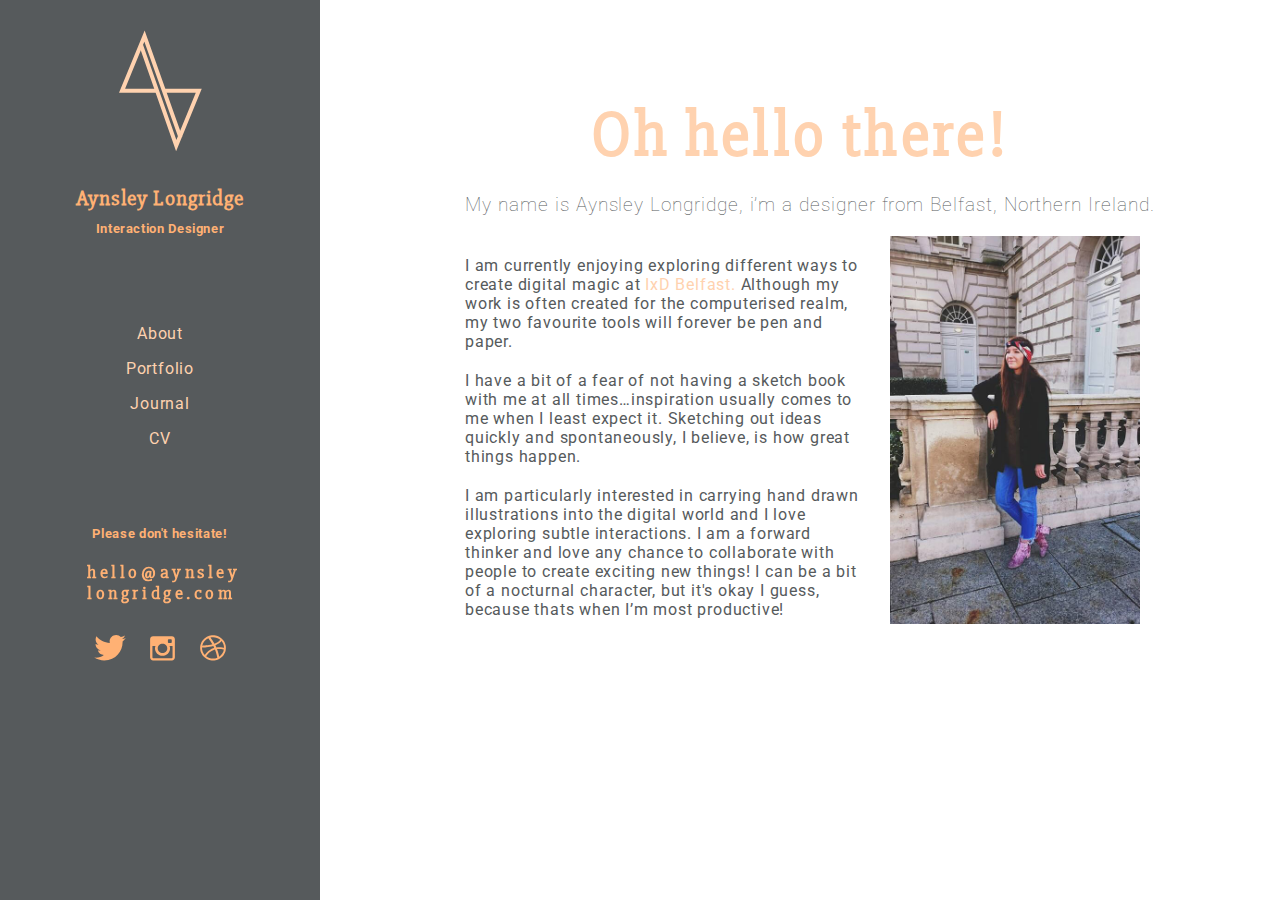
<file: index.html>
<!DOCTYPE html>
<html>
<head>
<title>Aynsley Longridge</title>
<meta http-equiv="content-type" content="text/html; charset=utf-8" />
    <link rel="stylesheet" href="css/index.css"> 
    <meta charset="utf-8">
    <meta name="viewport" content="width=device-width, initial-scale=1.0">
    <link rel="stylesheet" href="animate.css">
    <link href="https://fonts.googleapis.com/css?family=Roboto|Slabo+27px" rel="stylesheet">
 
    </head>
<body>
    
    <div id="layout" class="pure-g">
    <div class="sidebar ">
        <center><img src="pictures/marque.svg" class="marque">
            <h1 class="brand-title animated fadeInDown">Aynsley Longridge</h1>
        <h4 class="animated fadeInDown">Interaction Designer</h4></center>
            

            
      <nav class="animated fadeInLeft"><center><div class="Navigation">
        
              
              <ul>
        <li><a href="index.html">About</a></li>
        <li><a href="portfolio.html">Portfolio</a></li>
        <li><a href="journal.html">Journal</a></li>
        <li><a href="cv.html">CV</a></li>
          </ul>
          </div>
          </center>
          </nav>
        
        <div class="contact animated fadeInUp">
            <center><h4>Please don't hesitate!</h4>
                <div class="line">
                <h5>hello@aynsley
                    <br>longridge.com</h5></div></center></div>
         <center> <div class="social animated fadeInUp">
		
<a href="https://twitter.com/aynsley25"><img src="pictures/Twitter.svg" alt="Follow me on Twitter" class="twitter" /></a>
<a href="https://www.instagram.com/ayns_123/"><img src="pictures/Instagram.svg" alt="Follow me on Instagram" class="instagram" /></a>
            <a href=""><img src="pictures/Dribbble.svg" alt="Follow me on Dribbble" class="dribble"/></a> 
       
        </center>
        </center></div>
    </div>
    
    
     <div class="container2">
         <div class="content pure-u-1 pure-u-md-3-4">
       <br>
    <br>
      <center><h2>Oh hello there!</h2></center>
    
             <center><h3>My name is Aynsley Longridge, i’m a designer from Belfast, Northern Ireland. </h3></center>
        
             <img class="me" src="pictures/mee2.jpg">
        <br>
        <br>
        <div class="introme">
        <p>I am currently enjoying exploring different ways to create digital magic at <a href="http://ixdbelfast.org/" target="_blank">IxD Belfast.</a>  Although my work is often created for the computerised realm, my two favourite tools will forever be pen and paper.

            <p>I have a bit of a fear of not having a sketch book with me at all times…inspiration usually comes to me when I least expect it. Sketching out ideas quickly and spontaneously, I believe, is how great things happen. </p>

    <p>I am particularly interested in carrying hand drawn illustrations into the digital world and I love exploring subtle interactions. I am a forward thinker and love any chance to collaborate with people to create exciting new things!
I can be a bit of a nocturnal character, but it's okay I guess, because thats when I’m most productive! </p>
             </div>
         </div></div>      

           

    </body>
</html>
</file>
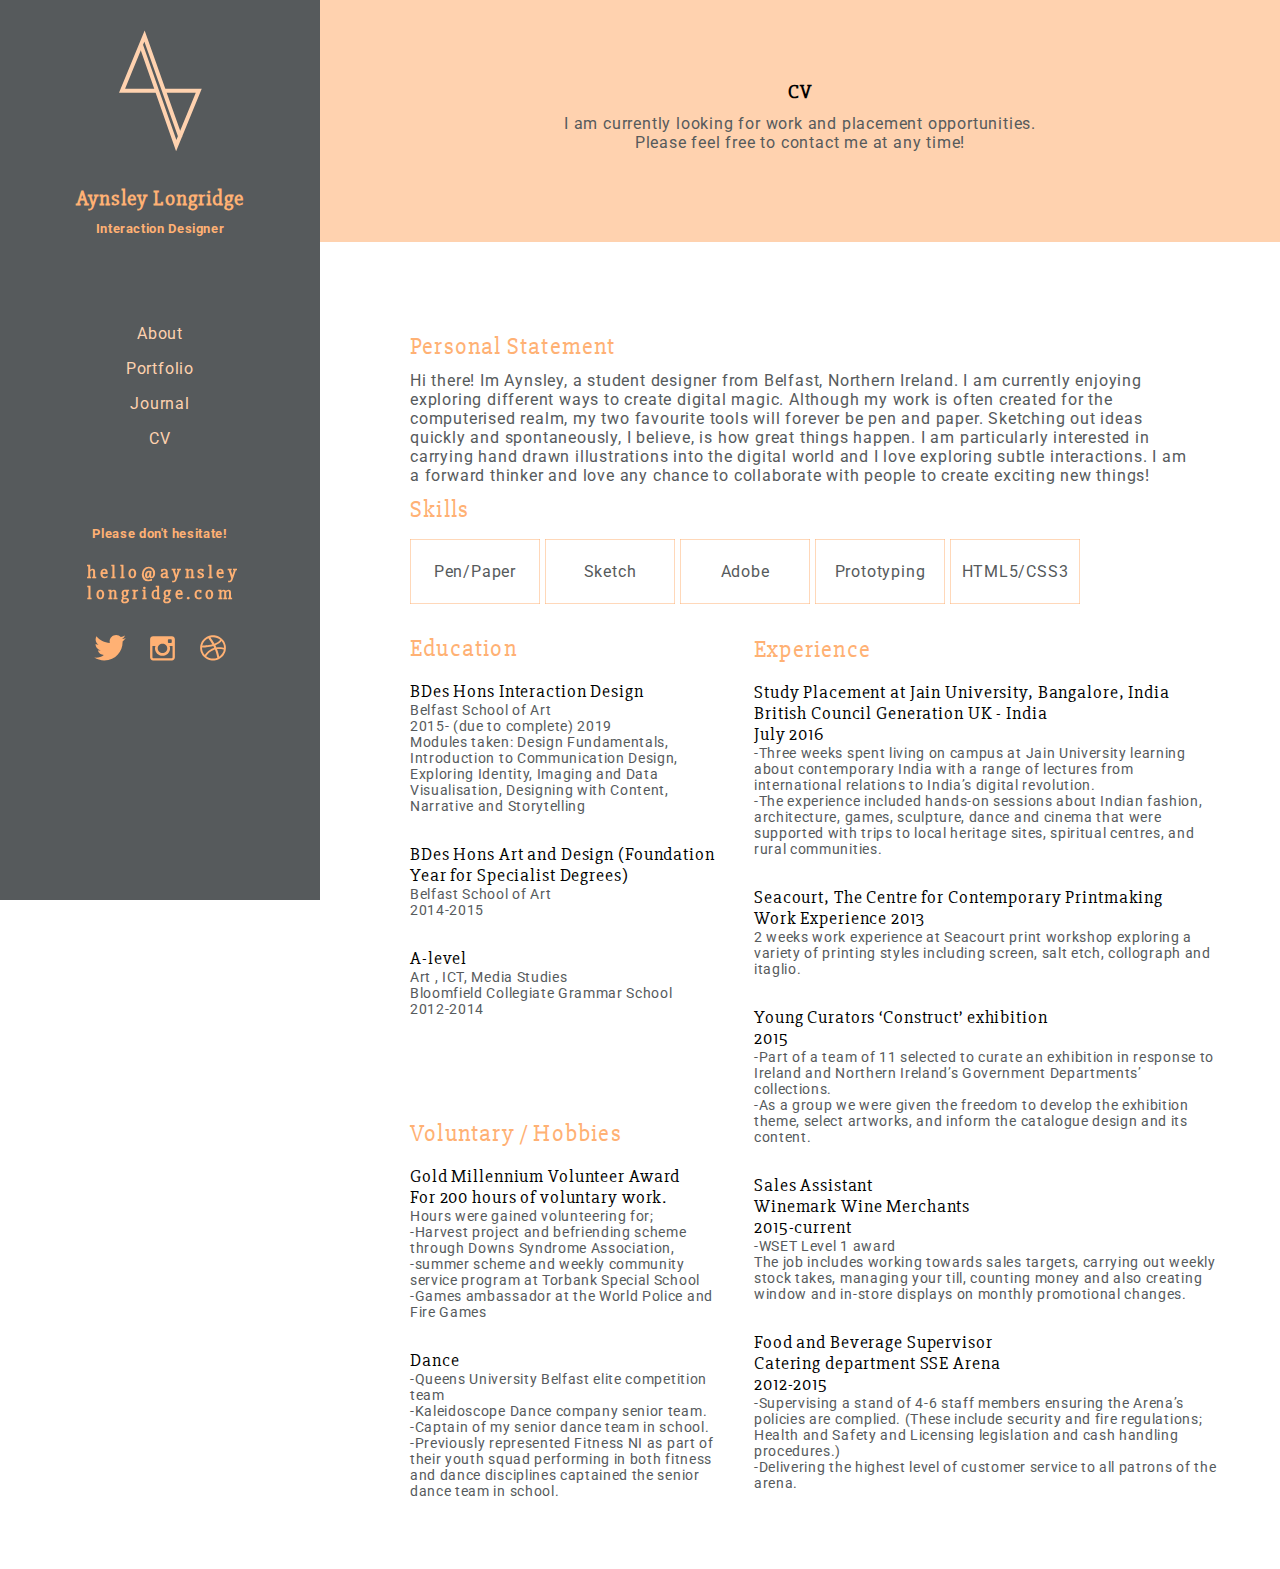
<file: cv.html>
<!DOCTYPE html>
<html>
<head>
<title>Aynsley Longridge</title>
<meta http-equiv="content-type" content="text/html; charset=utf-8" />
    <link rel="stylesheet" href="css/index.css"> 
    <meta charset="utf-8">
    <meta name="viewport" content="width=device-width, initial-scale=1.0">
    <link rel="stylesheet" href="animate.css">
    <link href="https://fonts.googleapis.com/css?family=Roboto|Slabo+27px" rel="stylesheet">
    <link rel="stylesheet" 
    </head>
    </head>
<body>
    
    <div id="layout" class="pure-g">
    <div class="sidebar ">
        <center><img src="pictures/marque.svg" class="marque">
            <h1 class="brand-title animated fadeInDown">Aynsley Longridge</h1>
        <h4 class="animated fadeInDown">Interaction Designer</h4></center>
            

            
      <nav class="animated fadeIn"><center><div class="Navigation">
        
              
              <ul>
        <li><a href="index.html">About</a></li>
        <li><a href="portfolio.html">Portfolio</a></li>
        <li><a href="journal.html">Journal</a></li>
        <li><a href="cv.html">CV</a></li>
          </ul>
          </div>
          </center>
          </nav>
        
        <div class="contact animated fadeInUp">
            <center><h4>Please don't hesitate!</h4>
                <div class="line">
                <h5>hello@aynsley
                    <br>longridge.com</h5></div></center></div>
         <center> <div class="social animated fadeInUp">
		
<a href="https://twitter.com/aynsley25"><img src="pictures/Twitter.svg" alt="Follow me on Twitter" class="twitter" /></a>
<a href="https://www.instagram.com/ayns_123/"><img src="pictures/Instagram.svg" alt="Follow me on Instagram" class="instagram" /></a>
            <a href=""><img src="pictures/Dribbble.svg" alt="Follow me on Dribbble" class="dribble"/></a> 
       
        </center>
        </center></div>
    </div>
    
    <div class="content pure-u-1 pure-u-md-3-4">
        
          <div class="container"><center><h1>CV</h1>
              <p>I am currently looking for work and placement opportunities.
                  <br>
              Please feel free to contact me at any time!</p></center>  </div>
        
        <h7 class="PS">Personal Statement</h7>
    <hr>
        <p>Hi there! Im Aynsley, a student designer from Belfast, Northern Ireland. I am currently enjoying exploring different ways to create digital magic. Although my work is often created for the computerised realm, my two favourite tools will forever be pen and paper. Sketching out ideas quickly and spontaneously, I believe, is how great things happen. I am particularly interested in carrying hand drawn illustrations into the digital world and I love exploring subtle interactions. I am a forward thinker and love any chance to collaborate with people to create exciting new things!
</p>
        <h7 class="PS">Skills</h7>
        <br>
        
      <div class="basicBox s0">
  Pen/Paper
  <svg width="130" height="65" viewBox="0 0 130 65" xmlns="http://www.w3.org/2000/svg">
    <rect x='0' y='0' fill='none' width='130' height='65'/>
  </svg>
</div>
        <div class="basicBox s1">
  Sketch
  <svg width="130" height="65" viewBox="0 0 130 65" xmlns="http://www.w3.org/2000/svg">
    <rect x='0' y='0' fill='none' width='130' height='65'/>
  </svg>
</div>
        <div class="basicBox s2">
  Adobe
  <svg width="130" height="65" viewBox="0 0 130 65" xmlns="http://www.w3.org/2000/svg">
    <rect x='0' y='0' fill='none' width='130' height='65'/>
  </svg>
</div>
          <div class="basicBox s4">
  Prototyping
  <svg width="130" height="65" viewBox="0 0 130 65" xmlns="http://www.w3.org/2000/svg">
    <rect x='0' y='0' fill='none' width='130' height='65'/>
  </svg>
</div>
<div class="basicBox s5">
  HTML5/CSS3
  <svg width="130" height="65" viewBox="0 0 130 65" xmlns="http://www.w3.org/2000/svg">
    <rect x='0' y='0' fill='none' width='130' height='65'/>
  </svg>
</div>
     
        
<div class="cv1">
<h7>Education</h7>
<br>
<br>
<h8>BDes Hons Interaction Design
</h8>
<p class="pcv">Belfast School of Art
<br>2015- (due to complete) 2019
<br>Modules taken: Design Fundamentals, Introduction to Communication Design, Exploring Identity, Imaging and Data Visualisation, Designing with Content, Narrative and Storytelling
</p>
        
<h8>BDes Hons Art and Design (Foundation Year for Specialist Degrees)
</h8>
<p class="pcv">Belfast School of Art
   <br> 2014-2015</p>
        
<h8>A-level</h8>
<p class="pcv">Art , ICT,  Media Studies
<br>Bloomfield Collegiate Grammar School
<br>2012-2014
</p>
    
<br>
<br>
<br>
<br>
    
<h7>Voluntary / Hobbies</h7>
<br>
    <br>
<h8>Gold Millennium Volunteer Award</h8>
<br><h8>For 200 hours of voluntary work.
</h8>
<p class="pcv">Hours were gained volunteering for; 
<br>-Harvest project and befriending scheme through Downs Syndrome Association, 
<br>-summer scheme and weekly community service program at Torbank Special School
<br>-Games ambassador at the World Police and Fire Games
</p>    

<h8>Dance</h8>
<p class="pcv">-Queens University Belfast elite competition team
<br>-Kaleidoscope Dance company senior team. 
<br>-Captain of my senior dance team in school.
<br>-Previously represented Fitness NI as part of their youth squad performing in both fitness and dance disciplines captained the senior dance team in school.
</p>
    
    
        </div>
        
<div class="cv2">

<h7>Experience</h7>
<br>
<br>
    
    <h8>Study Placement at Jain University, Bangalore, India</h8>
    <br><h8>British Council Generation UK - India </h8>
<br><h8>July 2016</h8>
<p class="pcv">-Three weeks spent living on campus at Jain University learning about contemporary India with a range of lectures from international relations to India’s digital revolution. 
<br>-The experience included hands-on sessions about Indian fashion, architecture, games, sculpture, dance and cinema that were supported with trips to local heritage sites, spiritual centres, and rural communities.
</p>
        
<h8>Seacourt, The Centre for Contemporary Printmaking</h8>
<br><h8>Work Experience 2013</h8>
<p class="pcv">2 weeks work experience at Seacourt print workshop exploring a variety of printing styles including screen, salt etch, collograph and itaglio.
</p>
        
<h8>Young Curators ‘Construct’ exhibition </h8>
<br><h8>2015
</h8>
<p class="pcv">-Part of a team of 11 selected to curate an exhibition in response to Ireland and Northern Ireland’s Government Departments’ collections. 
<br>-As a group we were given the freedom to develop the exhibition theme, select artworks, and inform the catalogue design and its content.
</p>
        
        <h8>Sales Assistant </h8>
    <br><h8>Winemark Wine Merchants</h8> 
<br><h8>2015-current</h8>
<p class="pcv">-WSET Level 1 award 
<br>The job includes working towards sales targets, carrying out weekly stock takes, managing your till, counting money and also creating window and in-store displays on monthly promotional changes.
</p>
        
<h8>Food and Beverage Supervisor </h8>
<br><h8>Catering department SSE Arena </h8>
<br><h8>2012-2015 
</h8>
    <p class="pcv">-Supervising a stand of 4-6 staff members ensuring the Arena’s policies are complied. (These include security and fire regulations; Health and Safety and Licensing legislation and cash handling procedures.)
    <br>-Delivering the highest level of customer service to all patrons of the arena.
</p>
        
        </div>
        
        

            </div>
        
        
        
        
        
        
        
        
        
        
        
    </body>
   </html>
</file>
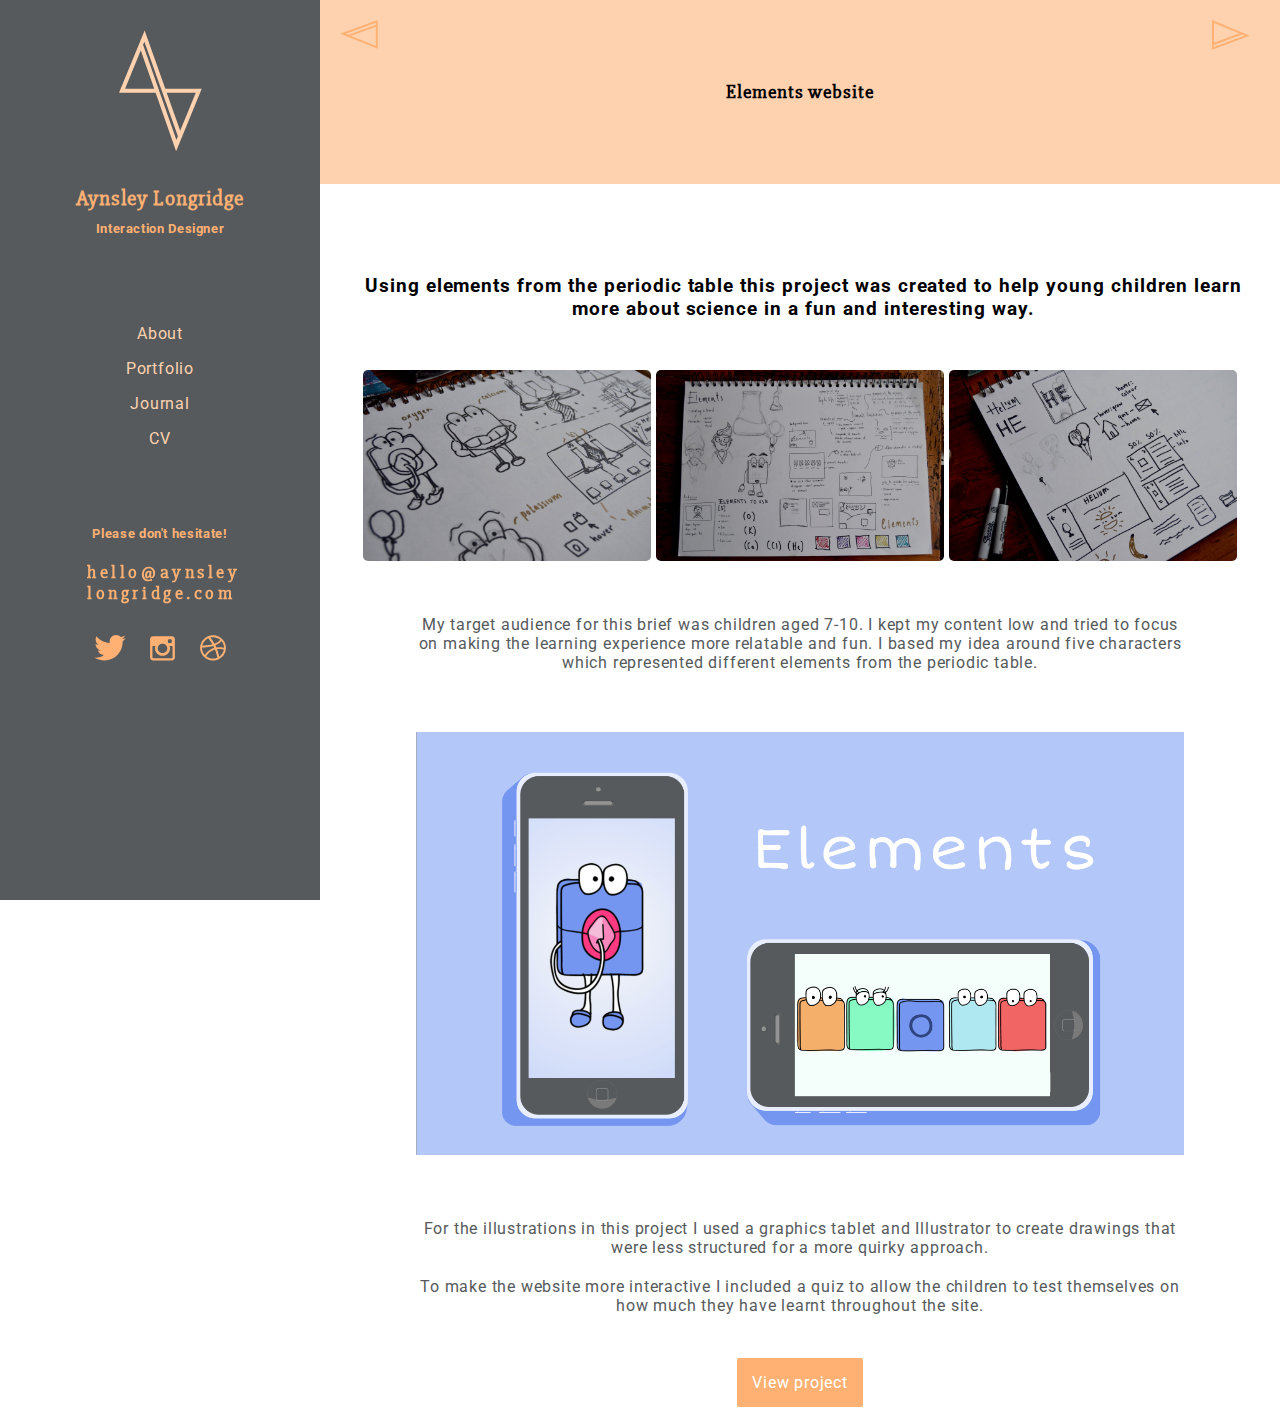
<file: elements.html>
<!DOCTYPE html>
<html>
<head>
<title>Aynsley Longridge</title>
<meta http-equiv="content-type" content="text/html; charset=utf-8" />
    <link rel="stylesheet" href="css/index.css"> 
    <meta charset="utf-8">
    <link rel="stylesheet" href="animate.css">
    <meta name="viewport" content="width=device-width, initial-scale=1.0">
    <link href="https://fonts.googleapis.com/css?family=Roboto|Slabo+27px" rel="stylesheet">

    
    </head>
    
<body>
    
   <div id="layout" class="pure-g">
    <div class="sidebar ">
        <center><img src="pictures/marque.svg" class="marque">
            <h1 class="brand-title animated fadeInDown">Aynsley Longridge</h1>
        <h4 class="animated fadeInDown">Interaction Designer</h4></center>
            

            
      <nav class="animated fadeIn"><center><div class="Navigation">
        
              
              <ul>
        <li><a href="index.html">About</a></li>
        <li><a href="portfolio.html">Portfolio</a></li>
        <li><a href="journal.html">Journal</a></li>
        <li><a href="cv.html">CV</a></li>
          </ul>
          </div>
          </center>
          </nav>
        
        <div class="contact animated fadeInUp">
            <center><h4>Please don't hesitate!</h4>
                <div class="line">
                <h5>hello@aynsley
                    <br>longridge.com</h5></div></center></div>
         <center> <div class="social animated fadeInUp">
		
<a href="https://twitter.com/aynsley25"><img src="pictures/Twitter.svg" alt="Follow me on Twitter" class="twitter" /></a>
<a href="https://www.instagram.com/ayns_123/"><img src="pictures/Instagram.svg" alt="Follow me on Instagram" class="instagram" /></a>
            <a href=""><img src="pictures/Dribbble.svg" alt="Follow me on Dribbble" class="dribble"/></a> 
       
        </center>
        </center></div>
    </div>
    
   

    <div class="content pure-u-1 pure-u-md-3-4">
    
      <div class="container">
        <a href="ishared.html"><img class="BACK" src="pictures/BACK.svg" width="3%"></a>
        <a href="takahe.html"> <img class="FORWARD" src="pictures/FORWARD.svg" width="3%"></a>
        
        <center><h1>Elements website</h1></center>  </div>
        
        <center><h6>Using elements from the periodic table this project was created to help young children learn more about science in a fun and interesting way.</h6></center>
        
           <!-------------SKETCHES ------------------>
       
   <center> <img id="myImg" src="pictures/elements/elements2.jpg" height="30%" width="30%"> 
       

<!-- The Modal -->
<div id="myModal" class="modal">

  <!-- The Close Button -->
  <span class="close" onclick="document.getElementById('myModal').style.display='none'">&times;</span>

  <!-- Modal Content (The Image) -->
  <img class="modal-content" id="img01">

  <!-- Modal Caption (Image Text) -->
  <div id="Initial Sketches"></div>
</div>
        
    <script>
        // Get the modal
var modal = document.getElementById('myModal');

// Get the image and insert it inside the modal - use its "alt" text as a caption
var img = document.getElementById('myImg');
var modalImg = document.getElementById("img01");
var captionText = document.getElementById("caption");
img.onclick = function(){
    modal.style.display = "block";
    modalImg.src = this.src;
    captionText.innerHTML = this.alt;
}

// Get the <span> element that closes the modal
var span = document.getElementsByClassName("close")[0];

// When the user clicks on <span> (x), close the modal
span.onclick = function() { 
  modal.style.display = "none";
}
      
        </script>
       
<img id="myImg" src="pictures/elements/elements1.jpg" height="30%" width="30%">
       
       <!-- The Modal -->
<div id="myModal" class="modal">

  <!-- The Close Button -->
  <span class="close" onclick="document.getElementById('myModal').style.display='none'">&times;</span>

  <!-- Modal Content (The Image) -->
  <img class="modal-content" id="img02">

  <!-- Modal Caption (Image Text) -->
  <div id="Initial Sketches"></div>
</div>
       
          <script>
        // Get the modal
var modal = document.getElementById('myModal');

// Get the image and insert it inside the modal - use its "alt" text as a caption
var img = document.getElementById('myImg');
var modalImg = document.getElementById("img01");
var captionText = document.getElementById("caption");
img.onclick = function(){
    modal.style.display = "block";
    modalImg.src = this.src;
    captionText.innerHTML = this.alt;
}

// Get the <span> element that closes the modal
var span = document.getElementsByClassName("close")[0];

// When the user clicks on <span> (x), close the modal
span.onclick = function() { 
  modal.style.display = "none";
}
      
        </script>
       
     <img id="myImg" src="pictures/elements/elements3.jpg" height="30%" width="30%">    
       
       <!-- The Modal -->
<div id="myModal" class="modal">

  <!-- The Close Button -->
  <span class="close" onclick="document.getElementById('myModal').style.display='none'">&times;</span>

  <!-- Modal Content (The Image) -->
  <img class="modal-content" id="img03">

  <!-- Modal Caption (Image Text) -->
  <div id="Initial Sketches"></div>
</div>
       
          <script>
        // Get the modal
var modal = document.getElementById('myModal');

// Get the image and insert it inside the modal - use its "alt" text as a caption
var img = document.getElementById('myImg');
var modalImg = document.getElementById("img01");
var captionText = document.getElementById("caption");
img.onclick = function(){
    modal.style.display = "block";
    modalImg.src = this.src;
    captionText.innerHTML = this.alt;
}

// Get the <span> element that closes the modal
var span = document.getElementsByClassName("close")[0];

// When the user clicks on <span> (x), close the modal
span.onclick = function() { 
  modal.style.display = "none";
}
      
        </script>
  
    
    
    <p>My target audience for this brief was children aged 7-10. I kept my content low and tried to focus on making the learning experience more relatable and fun. I based my idea around five characters which represented different elements from the periodic table.</p>
        
            

        <center><img class="mockupred" src="pictures/elements/concept.png" width="80%" height="100%"></center>
        
       <p>For the illustrations in this project I used a graphics tablet and Illustrator to create drawings that were less structured for a more quirky approach. </p>
        
        <p class="ponce">To make the website more interactive I included a quiz to allow the children to test themselves on how much they have learnt throughout the site.</p>
    <br>
      <center><a class="button2" href="https://aynsleylongridge.github.io/elements/home.html" target="_blank">View project</a></center>
    
    
    
    <br>
        <br>
    
     </div>
            </div>
      
</body>
   </html>
</file>
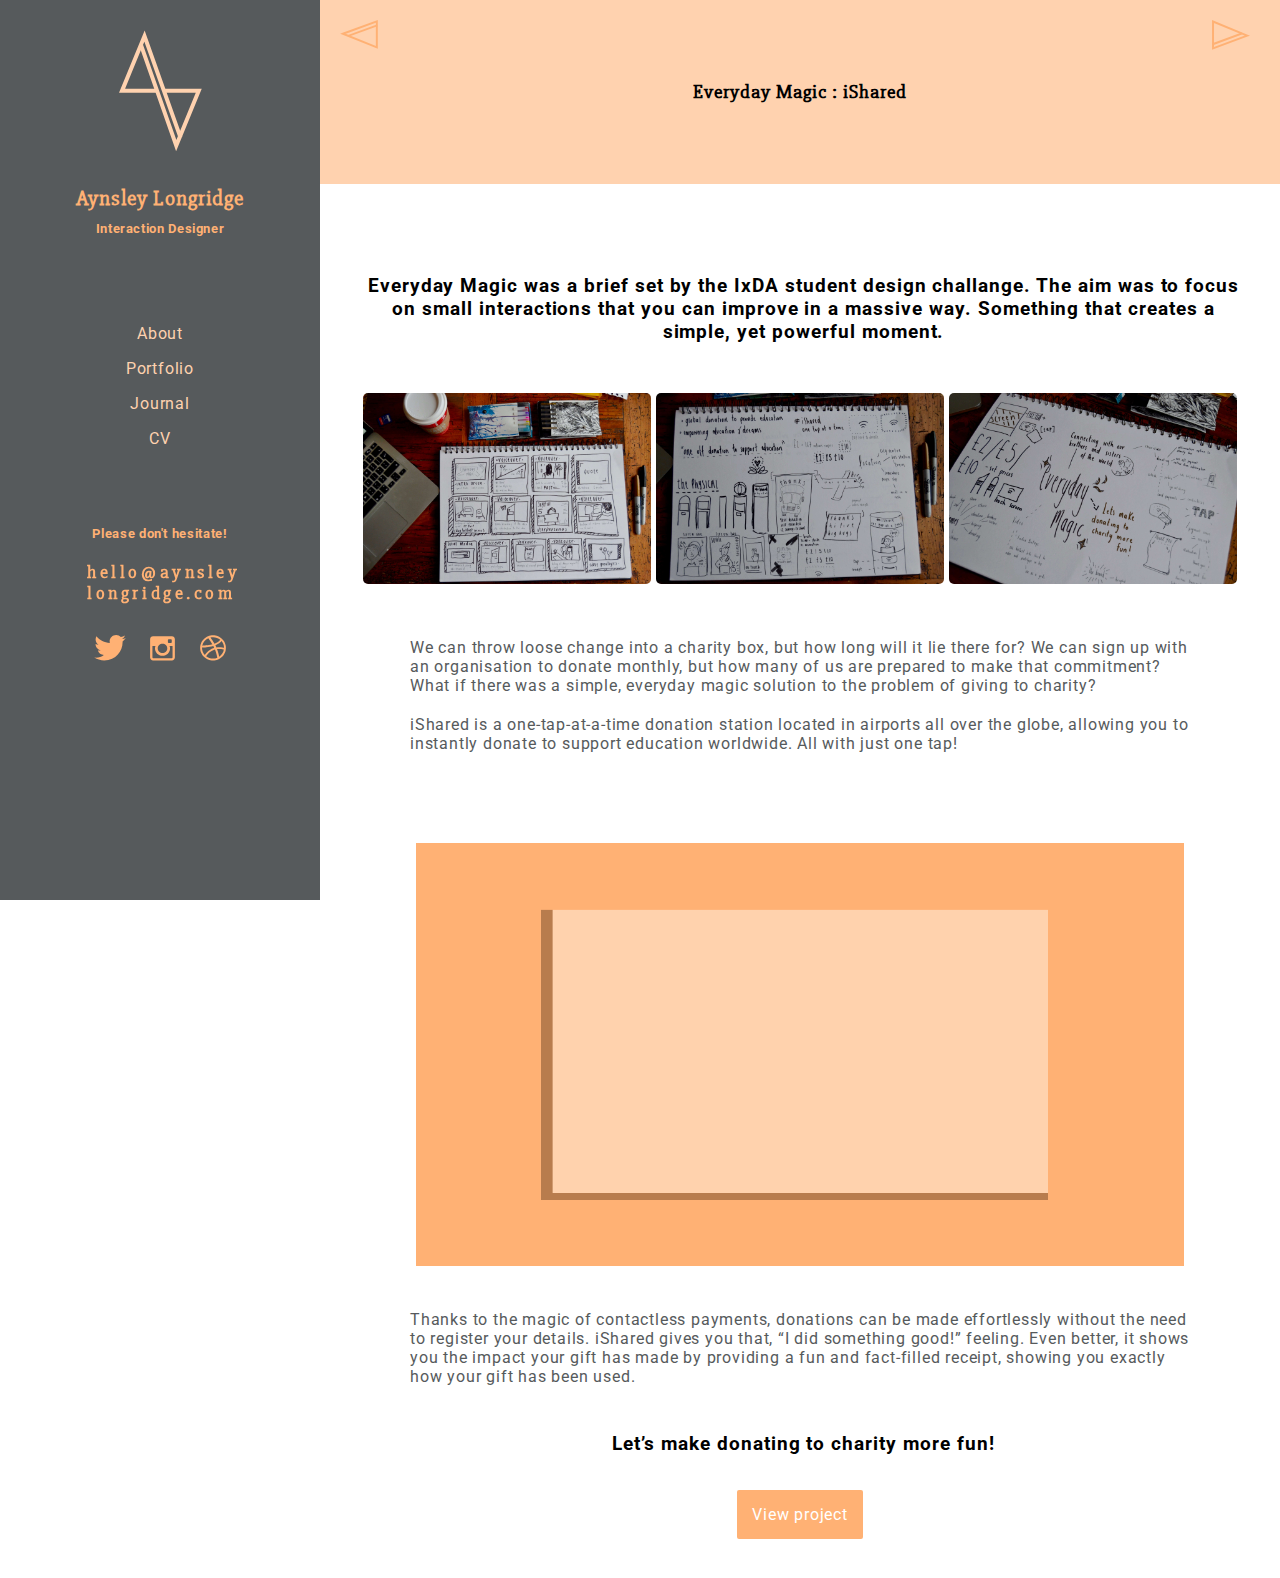
<file: ishared.html>
<!DOCTYPE html>
<html>
<head>
<title>Aynsley Longridge</title>
<meta http-equiv="content-type" content="text/html; charset=utf-8" />
    <link rel="stylesheet" href="css/index.css"> 
    <meta charset="utf-8">
    <link rel="stylesheet" href="animate.css">
    <meta name="viewport" content="width=device-width, initial-scale=1.0">
    <link href="https://fonts.googleapis.com/css?family=Roboto|Slabo+27px" rel="stylesheet">

    
    </head>
    
<body>
    
    <div id="layout" class="pure-g">
    <div class="sidebar ">
        <center><img src="pictures/marque.svg" class="marque">
            <h1 class="brand-title animated fadeInDown">Aynsley Longridge</h1>
        <h4 class="animated fadeInDown">Interaction Designer</h4></center>
            

            
      <nav class="animated fadeIn"><center><div class="Navigation">
        
              
              <ul>
        <li><a href="index.html">About</a></li>
        <li><a href="portfolio.html">Portfolio</a></li>
        <li><a href="journal.html">Journal</a></li>
        <li><a href="cv.html">CV</a></li>
          </ul>
          </div>
          </center>
          </nav>
        
        <div class="contact animated fadeInUp">
            <center><h4>Please don't hesitate!</h4>
                <div class="line">
                <h5>hello@aynsley
                    <br>longridge.com</h5></div></center></div>
         <center> <div class="social animated fadeInUp">
		
<a href="https://twitter.com/aynsley25"><img src="pictures/Twitter.svg" alt="Follow me on Twitter" class="twitter" /></a>
<a href="https://www.instagram.com/ayns_123/"><img src="pictures/Instagram.svg" alt="Follow me on Instagram" class="instagram" /></a>
            <a href=""><img src="pictures/Dribbble.svg" alt="Follow me on Dribbble" class="dribble"/></a> 
       
        </center>
        </center></div>
    </div>
    

    <div class="content pure-u-1 pure-u-md-3-4">
        
        
        <div class="container">
            
            <a href="streetform.html"><img class="BACK" src="pictures/BACK.svg" width="3%"></a>
            <a href="elements.html"><img class="FORWARD" src="pictures/FORWARD.svg" width="3%"></a>
            
            <center><h1>Everyday Magic : iShared</h1></center>  </div>
        
        <center><h6>Everyday Magic was a brief set by the IxDA student design challange. The aim was to focus on small interactions that you can improve in a massive way. Something that creates a simple, yet powerful moment.</h6></center>
        
        
        
        <!-------------SKETCHES ------------------>
       
   <center> <img id="myImg" src="pictures/ishare/ishared1.jpg" height="30%" width="30%"> 
       

<!-- The Modal -->
<div id="myModal" class="modal">

  <!-- The Close Button -->
  <span class="close" onclick="document.getElementById('myModal').style.display='none'">&times;</span>

  <!-- Modal Content (The Image) -->
  <img class="modal-content" id="img01">

  <!-- Modal Caption (Image Text) -->
  <div id="Initial Sketches"></div>
</div>
        
    <script>
        // Get the modal
var modal = document.getElementById('myModal');

// Get the image and insert it inside the modal - use its "alt" text as a caption
var img = document.getElementById('myImg');
var modalImg = document.getElementById("img01");
var captionText = document.getElementById("caption");
img.onclick = function(){
    modal.style.display = "block";
    modalImg.src = this.src;
    captionText.innerHTML = this.alt;
}

// Get the <span> element that closes the modal
var span = document.getElementsByClassName("close")[0];

// When the user clicks on <span> (x), close the modal
span.onclick = function() { 
  modal.style.display = "none";
}
      
        </script>
       
<img id="myImg" src="pictures/ishare/ishared2.jpg" height="30%" width="30%">
       
       <!-- The Modal -->
<div id="myModal" class="modal">

  <!-- The Close Button -->
  <span class="close" onclick="document.getElementById('myModal').style.display='none'">&times;</span>

  <!-- Modal Content (The Image) -->
  <img class="modal-content" id="img02">

  <!-- Modal Caption (Image Text) -->
  <div id="Initial Sketches"></div>
</div>
       
       
       
     <img id="myImg" src="pictures/ishare/ishared3.jpg" height="30%" width="30%">    
       
       <!-- The Modal -->
<div id="myModal" class="modal">

  <!-- The Close Button -->
  <span class="close" onclick="document.getElementById('myModal').style.display='none'">&times;</span>

  <!-- Modal Content (The Image) -->
  <img class="modal-content" id="img03">

  <!-- Modal Caption (Image Text) -->
  <div id="Initial Sketches"></div>
</div>
       

        </center>
        
        <p>We can throw loose change into a charity box, but how long will it lie there for? We can sign up with an organisation to donate monthly, but how many of us are prepared to make that commitment? What if there was a simple, everyday magic solution to the problem of giving to charity?</p>
        
        <p>iShared is a one-tap-at-a-time donation station located in airports all over the globe, allowing you to instantly donate to support education worldwide. All with just one tap!</p>

    
    
    
        <center><iframe class="youtube" width="560" height="315" src="https://www.youtube.com/embed/X871jtLt7D8" frameborder="0" allowfullscreen></iframe></center>
        <center><img class="isharedback" src="pictures/ishare/back.png" height="100%" width="80%"></center>
      
        
    
    <p>Thanks to the magic of contactless payments, donations can be made effortlessly without the need to register your details. iShared gives you that, “I did something good!” feeling. Even better, it shows you the impact your gift has made by providing a fun and fact-filled receipt, showing you exactly how your gift has been used.</p>
    
<br>
        <br>
<center><h6>Let’s make donating to charity more fun!</h6></center>
    
        <center><a class="button2" href="http://aynsleylongridge.tumblr.com/tagged/iShared" target="_blank">View project</a></center>
    <br>
    <br>
    <br>

     </div>
            </div>
</html>

</body>
   </html>
</file>
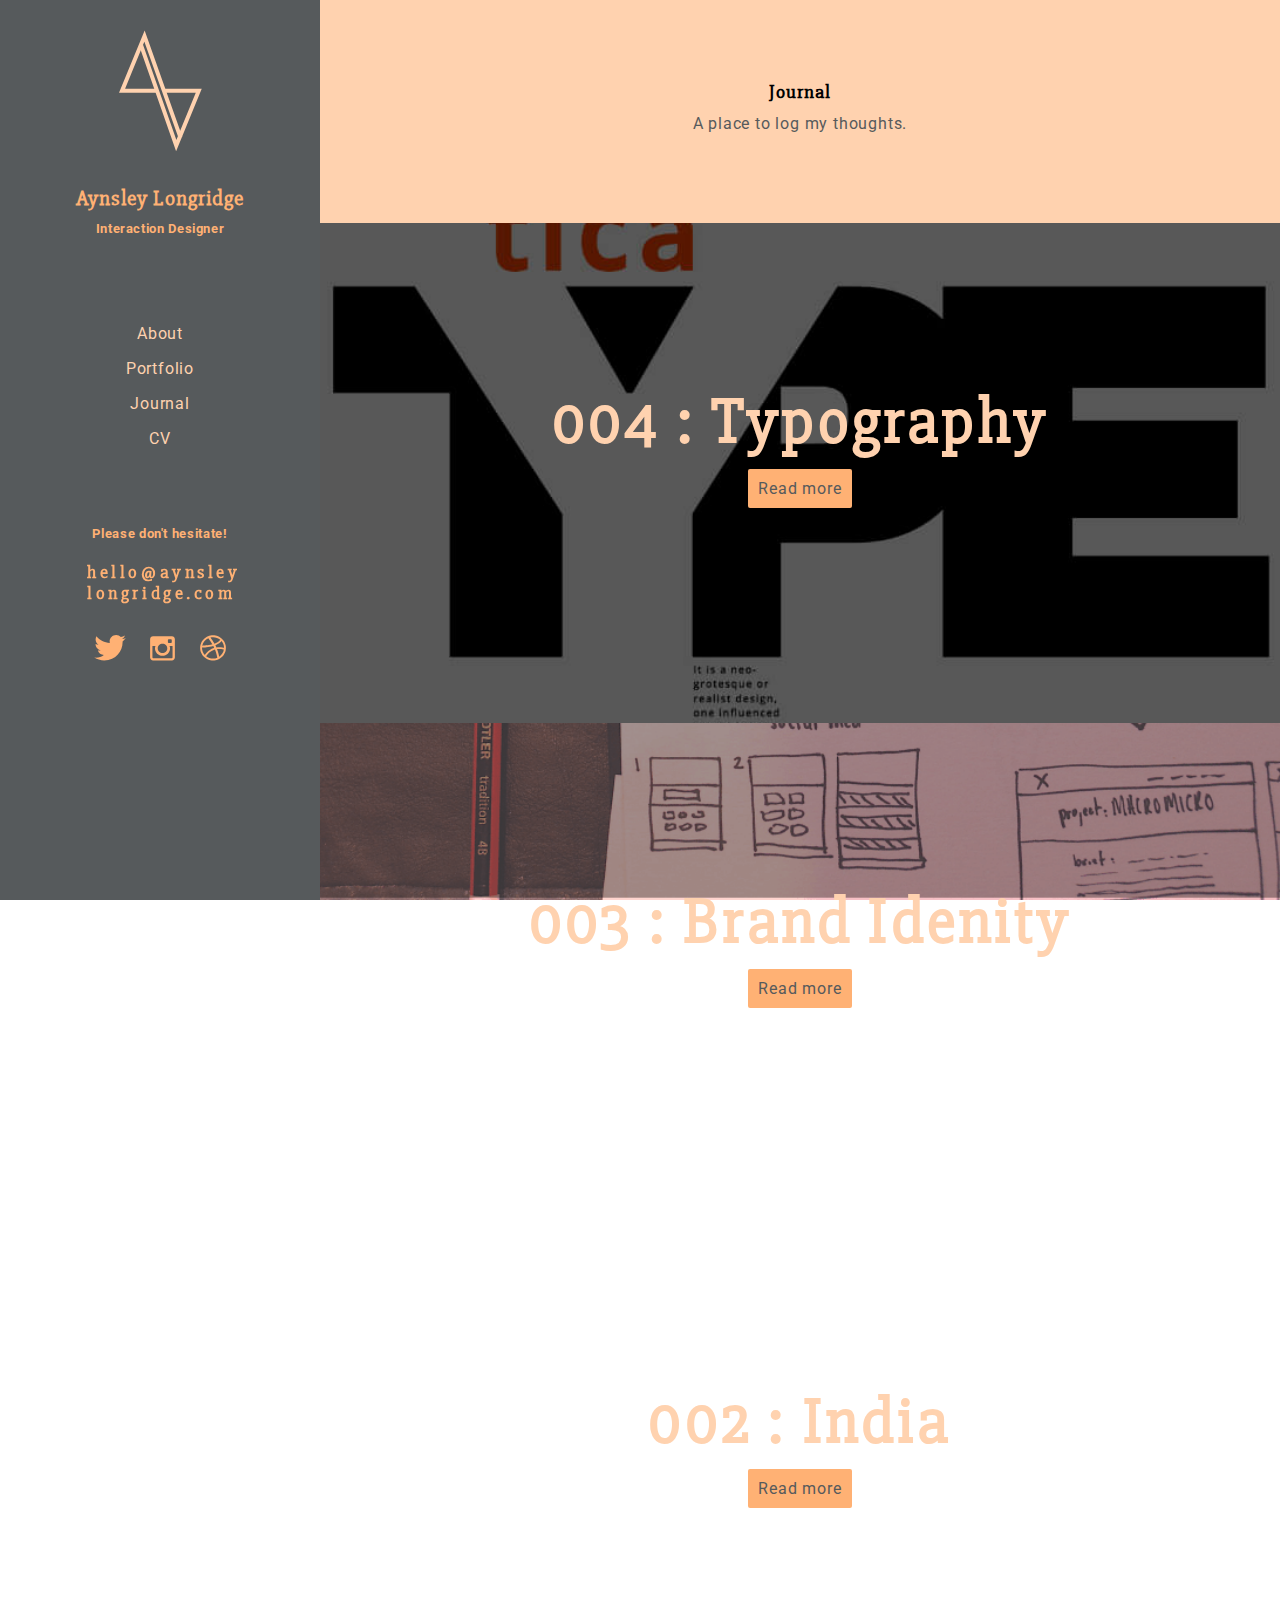
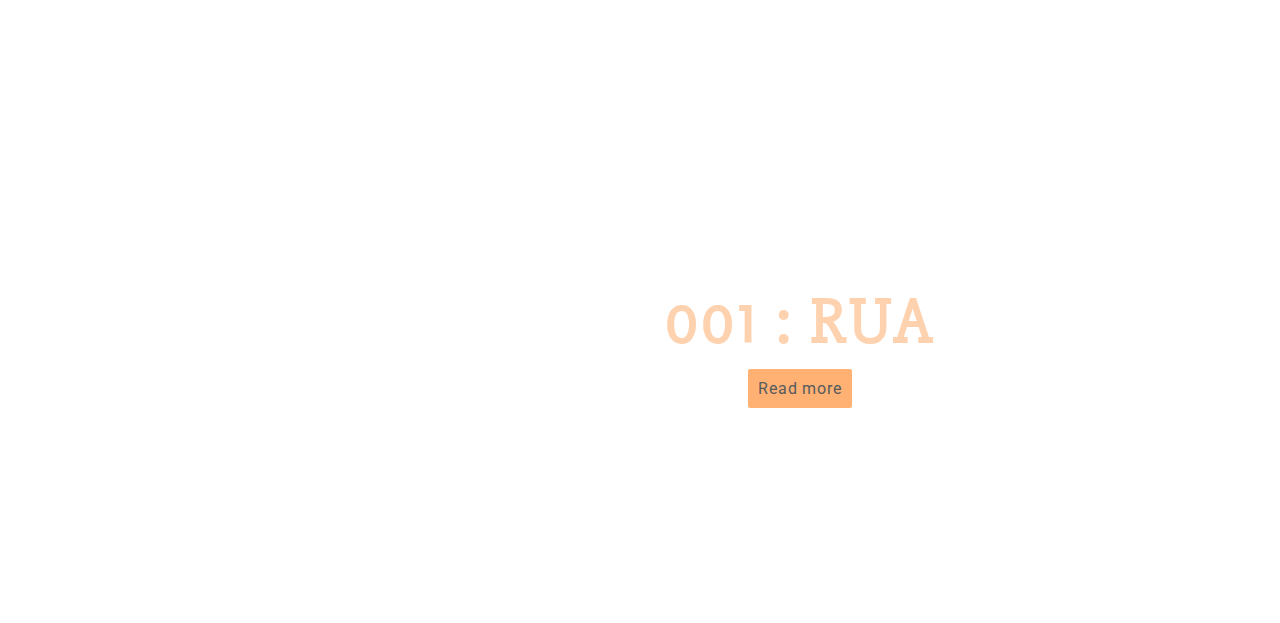
<file: journal.html>
<!DOCTYPE html>
<html>
<head>
<title>Aynsley Longridge</title>
<meta http-equiv="content-type" content="text/html; charset=utf-8" />
    <link rel="stylesheet" href="css/index.css"> 
    <link rel="stylesheet" href="animate.css">
    <meta charset="utf-8">
    <meta name="viewport" content="width=device-width, initial-scale=1.0">
    <link href="https://fonts.googleapis.com/css?family=Roboto|Slabo+27px" rel="stylesheet">
   
   
    
    </head>
    
<body>
    
    <div id="layout" class="pure-g">
    <div class="sidebar ">
        <center><img src="pictures/marque.svg" class="marque">
            <h1 class="brand-title animated fadeInDown">Aynsley Longridge</h1>
        <h4 class="animated fadeInDown">Interaction Designer</h4></center>
            

            
      <nav class="animated fadeIn"><center><div class="Navigation">
        
              
              <ul>
        <li><a href="index.html">About</a></li>
        <li><a href="portfolio.html">Portfolio</a></li>
        <li><a href="journal.html">Journal</a></li>
        <li><a href="cv.html">CV</a></li>
          </ul>
          </div>
          </center>
          </nav>
        
        <div class="contact animated fadeInUp">
            <center><h4>Please don't hesitate!</h4>
                <div class="line">
                <h5>hello@aynsley
                    <br>longridge.com</h5></div></center></div>
         <center> <div class="social animated fadeInUp">
		
<a href="https://twitter.com/aynsley25"><img src="pictures/Twitter.svg" alt="Follow me on Twitter" class="twitter" /></a>
<a href="https://www.instagram.com/ayns_123/"><img src="pictures/Instagram.svg" alt="Follow me on Instagram" class="instagram" /></a>
            <a href=""><img src="pictures/Dribbble.svg" alt="Follow me on Dribbble" class="dribble"/></a> 
       
        </center>
        </center></div>
    </div>
    
      <div class="content pure-u-1 pure-u-md-3-4">
     <div class="container1">
    
        
        <center><h1>Journal</h1>
         <p>A place to log my thoughts.</p></center> 
        
        </div>
    
    <div class="welcome">
        
    <style>
        
        
        
        
.parallax { 
    /* The image used */
    background-image: url(pictures/open.png);

    /* Set a specific height */
    height: 500px; 
    width: 100%;

    /* Create the parallax scrolling effect */
    background-attachment: fixed;
    background-position: center;
    background-repeat: no-repeat;
    background-size: cover;
}
        
.parallax2 { 
    /* The image used */
    background-image: url(pictures/posts/india.jpg);

    /* Set a specific height */
    height: 500px; 
    width: 100%;

    /* Create the parallax scrolling effect */
    background-attachment: fixed;
    background-position: center;
    background-repeat: no-repeat;
    background-size: cover;
}
        
.parallax3 { 
    /* The image used */
    background-image: url(pictures/posts/typog.jpg);

    /* Set a specific height */
    height: 500px; 
    width: 100%;

    /* Create the parallax scrolling effect */
    background-attachment: fixed;
    background-position: center;
    background-repeat: no-repeat;
    background-size: cover;
}
        
.parallax4 { 
    /* The image used */
    background-image: url(pictures/posts/rua.jpg);

    /* Set a specific height */
    height: 500px; 
    width: 100%;

    /* Create the parallax scrolling effect */
    background-attachment: fixed;
    background-position: center;
    background-repeat: no-repeat;
    background-size: cover;
}
        
        
        
        
</style>

<!-- Container element -->
       
        <div class="parallax3"><center><h2 class="Takahe">004 : Typography</h2>
            <br><a class="button" href="post004.html">Read more</a></center></div>
    
        <div class="parallax"><center><h2 class="Streetform">003 : Brand Idenity</h2>
            <br>
            <a class="button" href="post003.html">Read more</a></center></div>
        
        <div class="parallax2"><center><h2 class="ishared">002 : India</h2>
            <br>
            <a class="button" href="post002.html">Read more</a></center></div>
        
      
        <div class="parallax4"><center><h2 class="Elements">001 : RUA</h2>
            <br>
            <a class="button" href="post001.html">Read more</a></center></div>
        
    
          </div></div>

</body>
</html>
</file>
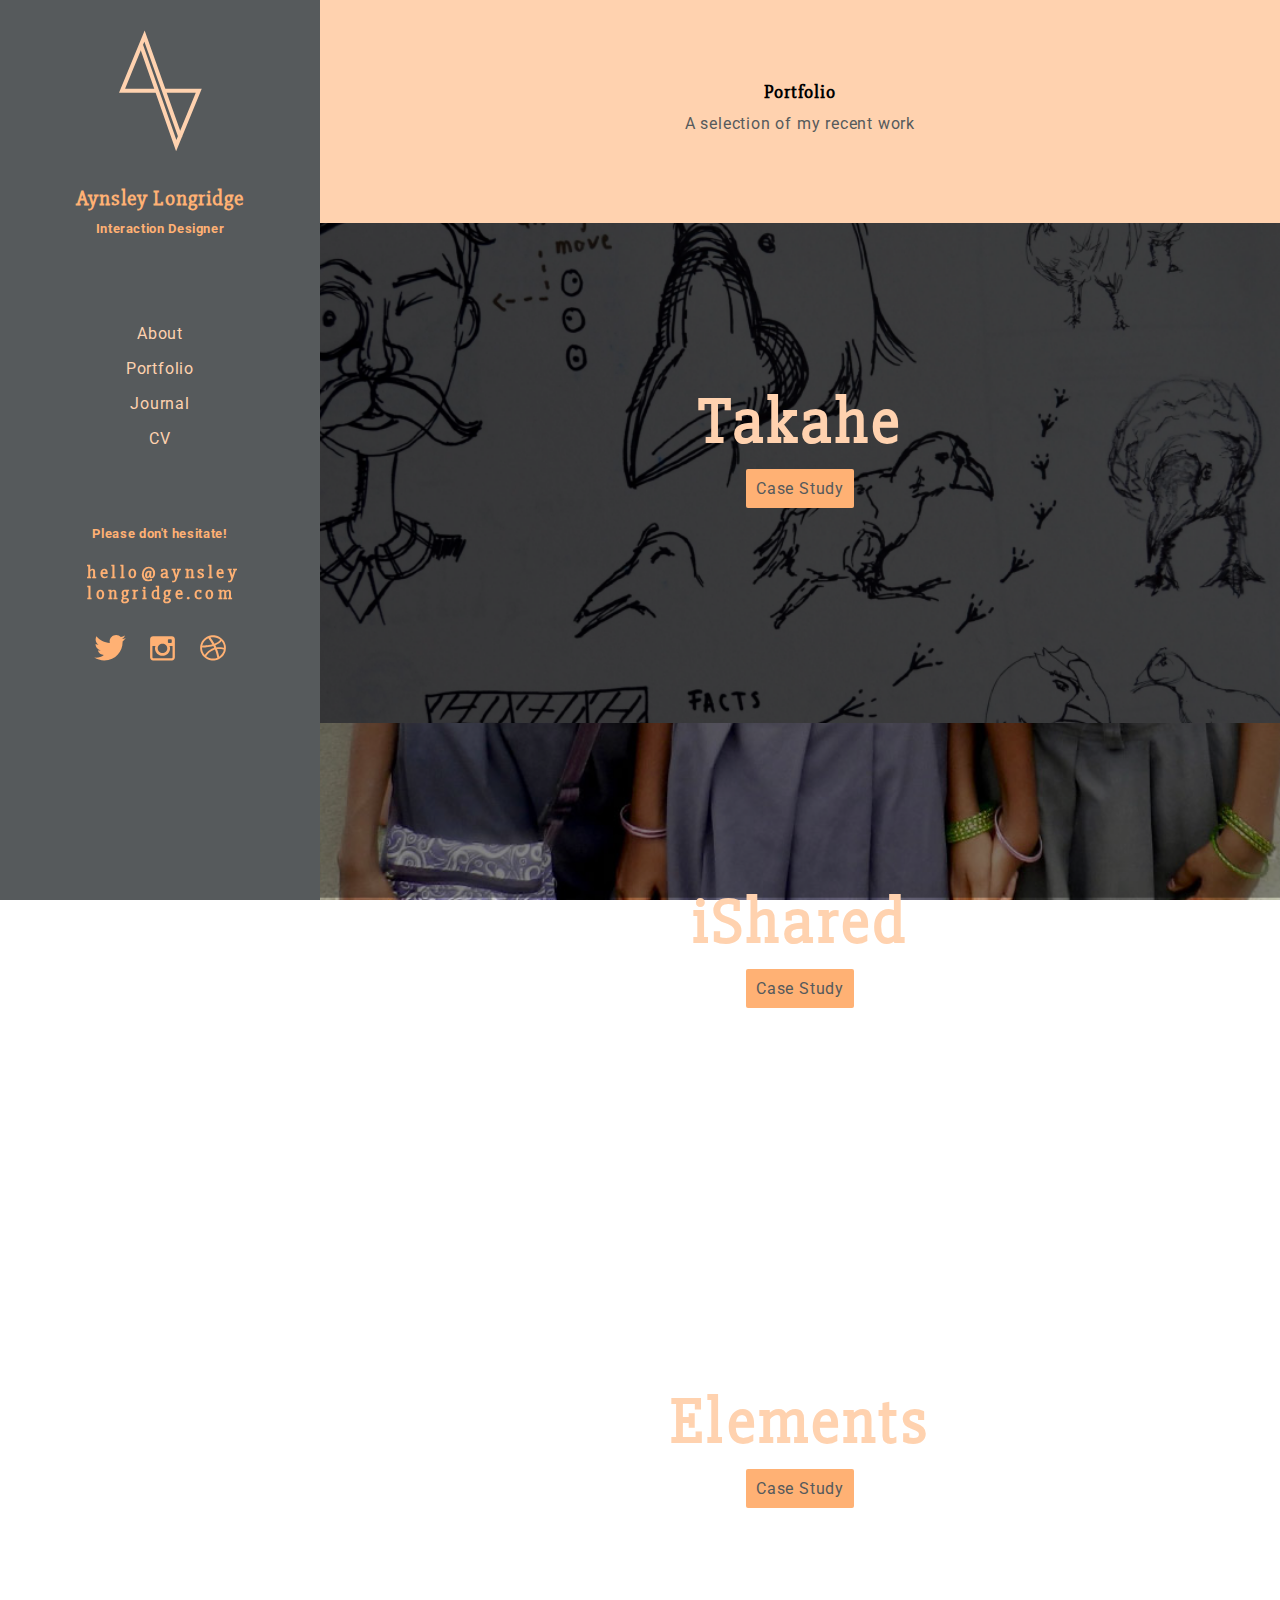
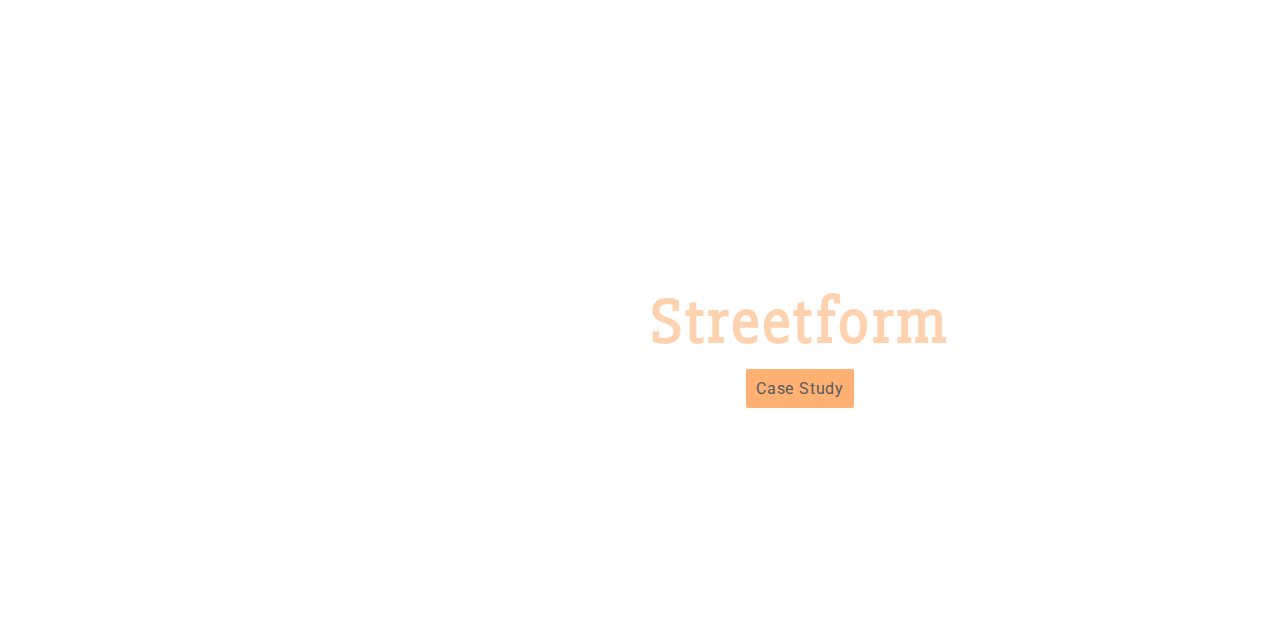
<file: portfolio.html>
<!DOCTYPE html>
<html>
<head>
<title>Aynsley Longridge</title>
<meta http-equiv="content-type" content="text/html; charset=utf-8" />
    <link rel="stylesheet" href="css/index.css"> 
    <meta charset="utf-8">
    <link rel="stylesheet" href="animate.css">
    <meta name="viewport" content="width=device-width, initial-scale=1.0">
    <link href="https://fonts.googleapis.com/css?family=Roboto|Slabo+27px" rel="stylesheet">
 
    </head>
<body>
    <div id="layout" class="pure-g">
    <div class="sidebar ">
        <center><img src="pictures/marque.svg" class="marque">
            <h1 class="brand-title animated fadeInDown">Aynsley Longridge</h1>
        <h4 class="animated fadeInDown">Interaction Designer</h4></center>
            

            
      <nav class="animated fadeIn"><center><div class="Navigation">
        
              
              <ul>
        <li><a href="index.html">About</a></li>
        <li><a href="portfolio.html">Portfolio</a></li>
        <li><a href="journal.html">Journal</a></li>
        <li><a href="cv.html">CV</a></li>
          </ul>
          </div>
          </center>
          </nav>
        
        <div class="contact animated fadeInUp">
            <center><h4>Please don't hesitate!</h4>
                <div class="line">
                <h5>hello@aynsley
                    <br>longridge.com</h5></div></center></div>
         <center> <div class="social animated fadeInUp">
		
<a href="https://twitter.com/aynsley25"><img src="pictures/Twitter.svg" alt="Follow me on Twitter" class="twitter" /></a>
<a href="https://www.instagram.com/ayns_123/"><img src="pictures/Instagram.svg" alt="Follow me on Instagram" class="instagram" /></a>
            <a href=""><img src="pictures/Dribbble.svg" alt="Follow me on Dribbble" class="dribble"/></a> 
       
        </center>
        </center></div>
    </div>
    
    
     <div class="container2">
         <div class="content pure-u-1 pure-u-md-3-4">
             
             <div class="container1">
    
        
        <center><h1>Portfolio</h1> 
            <p>A selection of my recent work</p></center>
        </div>
    <div class="welcome">
        
    <style>
        
        
        
        
.parallax { 
    /* The image used */
    background-image: url(pictures/streetform/5.png);

    /* Set a specific height */
    height: 500px; 
    width: 100%;

    /* Create the parallax scrolling effect */
    background-attachment: fixed;
    background-position: center;
    background-repeat: no-repeat;
    background-size: cover;
}
        
.parallax2 { 
    /* The image used */
    background-image: url(pictures/ishared);

    /* Set a specific height */
    height: 500px; 
    width: 100%;

    /* Create the parallax scrolling effect */
    background-attachment: fixed;
    background-position: center;
    background-repeat: no-repeat;
    background-size: cover;
}
        
.parallax3 { 
    /* The image used */
    background-image: url(pictures/portfolio/takahe.png);

    /* Set a specific height */
    height: 500px; 
    width: 100%;

    /* Create the parallax scrolling effect */
    background-attachment: fixed;
    background-position: center;
    background-repeat: no-repeat;
    background-size: cover;
}
        
.parallax4 { 
    /* The image used */
    background-image: url(pictures/portfolio/elements.png);

    /* Set a specific height */
    height: 500px; 
    width: 100%;

    /* Create the parallax scrolling effect */
    background-attachment: fixed;
    background-position: center;
    background-repeat: no-repeat;
    background-size: cover;
}
        
        
        
        
</style>

<!-- Container element -->
        
        <div class="parallax3"><center><h2 class="Takahe">Takahe</h2>
            <br><a class="button" href="takahe.html">Case Study</a></center></div>
    
        
        <div class="parallax2"><center><h2 class="ishared">iShared</h2>
            <br>
            <a class="button" href="ishared.html">Case Study</a></center></div>
        
        
        <div class="parallax4"><center><h2 class="Elements">Elements</h2>
            <br>
            <a class="button" href="elements.html">Case Study</a></center></div>
        
        <div class="parallax"><center><h2 class="Streetform">Streetform</h2>
            <br>
            <a class="button" href="streetform.html">Case Study</a></center></div>
        
    
    </div>
    
    
         </div></div>      


    </body>
</html>
</file>
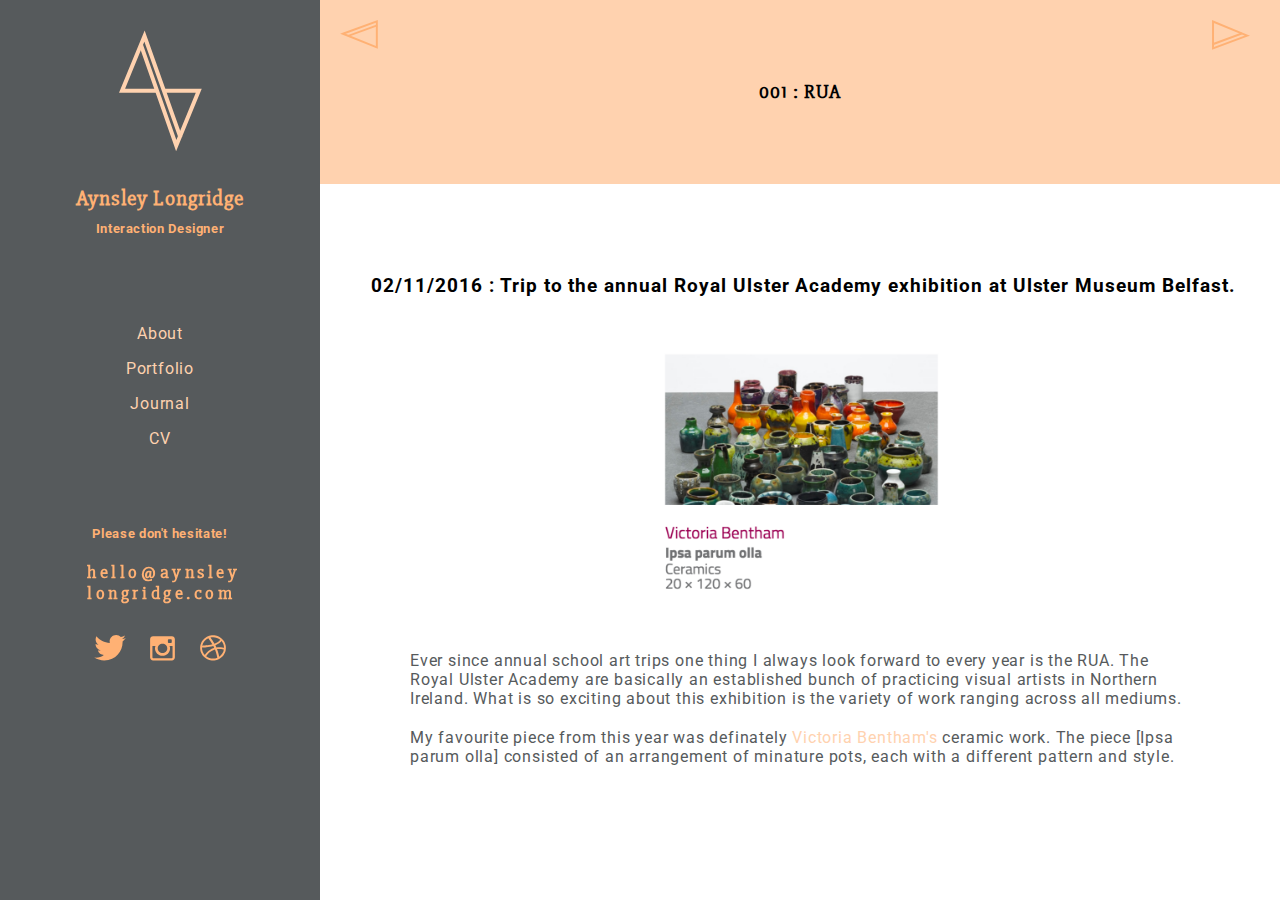
<file: post001.html>
<!DOCTYPE html>
<html>
<head>
<title>Aynsley Longridge</title>
<meta http-equiv="content-type" content="text/html; charset=utf-8" />
    <link rel="stylesheet" href="css/index.css"> 
    <meta charset="utf-8">
    <link rel="stylesheet" href="animate.css">
    <meta name="viewport" content="width=device-width, initial-scale=1.0">
    <link href="https://fonts.googleapis.com/css?family=Roboto|Slabo+27px" rel="stylesheet">

    
    </head>
    
<body>
    
    <div id="layout" class="pure-g">
    <div class="sidebar ">
        <center><img src="pictures/marque.svg" class="marque">
            <h1 class="brand-title animated fadeInDown">Aynsley Longridge</h1>
        <h4 class="animated fadeInDown">Interaction Designer</h4></center>
            

            
      <nav class="animated fadeIn"><center><div class="Navigation">
        
              
              <ul>
        <li><a href="index.html">About</a></li>
        <li><a href="portfolio.html">Portfolio</a></li>
        <li><a href="journal.html">Journal</a></li>
        <li><a href="cv.html">CV</a></li>
          </ul>
          </div>
          </center>
          </nav>
        
        <div class="contact animated fadeInUp">
            <center><h4>Please don't hesitate!</h4>
                <div class="line">
                <h5>hello@aynsley
                    <br>longridge.com</h5></div></center></div>
         <center> <div class="social animated fadeInUp">
		
<a href="https://twitter.com/aynsley25"><img src="pictures/Twitter.svg" alt="Follow me on Twitter" class="twitter" /></a>
<a href="https://www.instagram.com/ayns_123/"><img src="pictures/Instagram.svg" alt="Follow me on Instagram" class="instagram" /></a>
            <a href=""><img src="pictures/Dribbble.svg" alt="Follow me on Dribbble" class="dribble"/></a> 
       
        </center>
        </center></div>
    </div>
    
    <div class="content pure-u-1 pure-u-md-3-4">
        
        
        <div class="container">
            
            <a href="post004.html"><img class="BACK" src="pictures/BACK.svg" width="3%"></a>
            <a href="post002.html"><img class="FORWARD" src="pictures/FORWARD.svg" width="3%"></a>
            
            <center><h1>001 : RUA</h1></center>  </div>
        
        <center> <h6>02/11/2016 : Trip to the annual Royal Ulster Academy exhibition at Ulster Museum Belfast.</h6></center>
        
        
        
        <!-------------SKETCHES ------------------>
       
   <center> <img id="myImg" src="pictures/posts/victoria.png" height="30%" width="30%"> 
       

<!-- The Modal -->
<div id="myModal" class="modal">

  <!-- The Close Button -->
  <span class="close" onclick="document.getElementById('myModal').style.display='none'">&times;</span>

  <!-- Modal Content (The Image) -->
  <img class="modal-content" id="img01">

  <!-- Modal Caption (Image Text) -->
  <div id="Initial Sketches"></div>
</div>
        
    <script>
        // Get the modal
var modal = document.getElementById('myModal');

// Get the image and insert it inside the modal - use its "alt" text as a caption
var img = document.getElementById('myImg');
var modalImg = document.getElementById("img01");
var captionText = document.getElementById("caption");
img.onclick = function(){
    modal.style.display = "block";
    modalImg.src = this.src;
    captionText.innerHTML = this.alt;
}

// Get the <span> element that closes the modal
var span = document.getElementsByClassName("close")[0];

// When the user clicks on <span> (x), close the modal
span.onclick = function() { 
  modal.style.display = "none";
}
      
        </script>
       
        </center>
        
       <p>Ever since annual school art trips one thing I always look forward to every year is the RUA. The Royal Ulster Academy are basically an established bunch of practicing visual artists in Northern Ireland. What is so exciting about this exhibition is the variety of work ranging across all mediums. </p>
     
        <p>My favourite piece from this year was definately <a href="http://www.victoria-bentham.co.uk/">Victoria Bentham's</a> ceramic work. The piece [Ipsa parum olla] consisted of an arrangement of minature pots, each with a different pattern and style.</p>
        
    </div>
      

</body>
   </html>
</file>
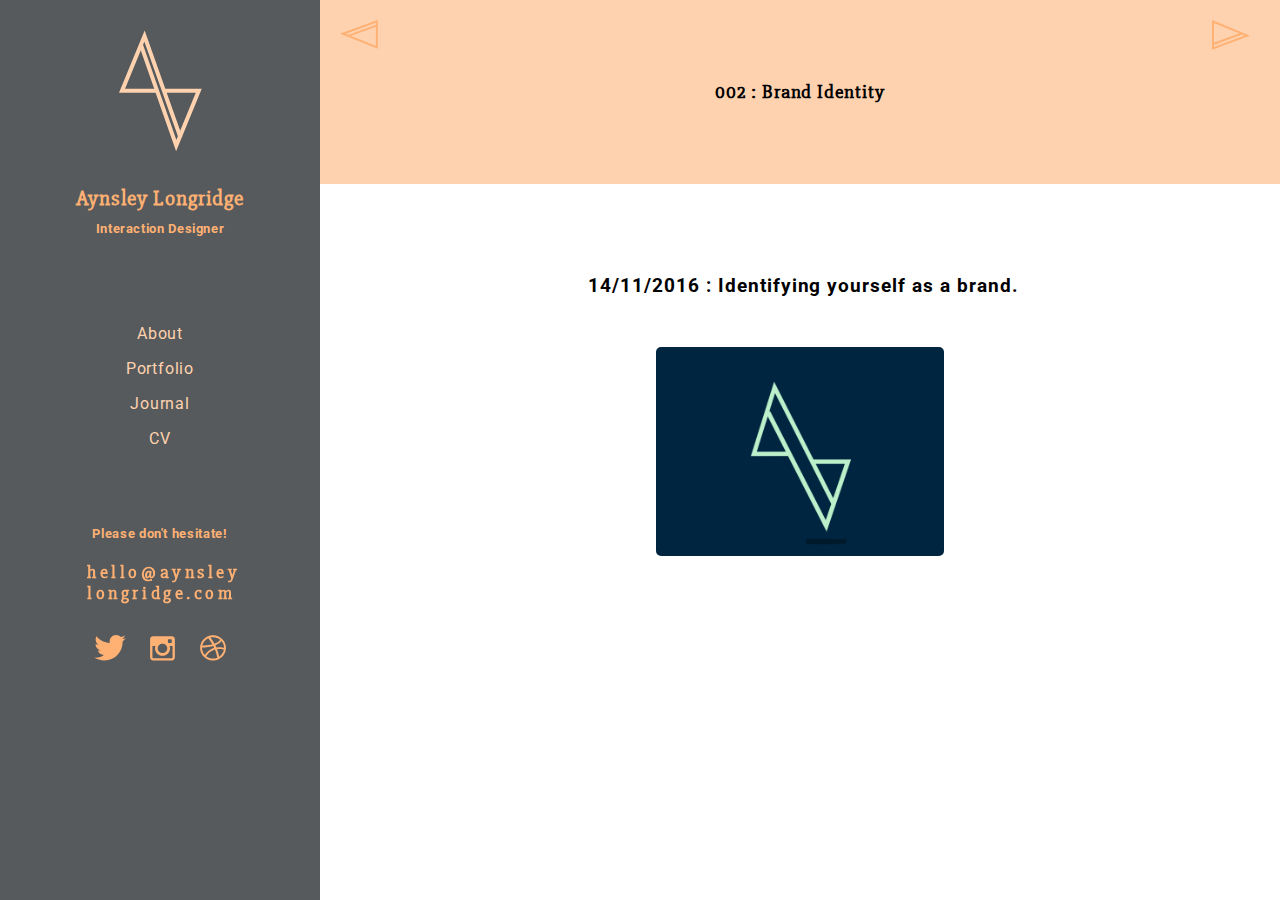
<file: post002.html>
<!DOCTYPE html>
<html>
<head>
<title>Aynsley Longridge</title>
<meta http-equiv="content-type" content="text/html; charset=utf-8" />
    <link rel="stylesheet" href="css/index.css"> 
    <meta charset="utf-8">
    <link rel="stylesheet" href="animate.css">
    <meta name="viewport" content="width=device-width, initial-scale=1.0">
    <link href="https://fonts.googleapis.com/css?family=Roboto|Slabo+27px" rel="stylesheet">

    
    </head>
    
<body>
    
    <div id="layout" class="pure-g">
    <div class="sidebar ">
        <center><img src="pictures/marque.svg" class="marque">
            <h1 class="brand-title animated fadeInDown">Aynsley Longridge</h1>
        <h4 class="animated fadeInDown">Interaction Designer</h4></center>
            

            
      <nav class="animated fadeIn"><center><div class="Navigation">
        
              
              <ul>
        <li><a href="index.html">About</a></li>
        <li><a href="portfolio.html">Portfolio</a></li>
        <li><a href="journal.html">Journal</a></li>
        <li><a href="cv.html">CV</a></li>
          </ul>
          </div>
          </center>
          </nav>
        
        <div class="contact animated fadeInUp">
            <center><h4>Please don't hesitate!</h4>
                <div class="line">
                <h5>hello@aynsley
                    <br>longridge.com</h5></div></center></div>
         <center> <div class="social animated fadeInUp">
		
<a href="https://twitter.com/aynsley25"><img src="pictures/Twitter.svg" alt="Follow me on Twitter" class="twitter" /></a>
<a href="https://www.instagram.com/ayns_123/"><img src="pictures/Instagram.svg" alt="Follow me on Instagram" class="instagram" /></a>
            <a href=""><img src="pictures/Dribbble.svg" alt="Follow me on Dribbble" class="dribble"/></a> 
       
        </center>
        </center></div>
    </div>
    

    <div class="content pure-u-1 pure-u-md-3-4">
        
        
        <div class="container">
            
            <a href="post001.html"><img class="BACK" src="pictures/BACK.svg" width="3%"></a>
            <a href="post003.html"><img class="FORWARD" src="pictures/FORWARD.svg" width="3%"></a>
            
            <center><h1>002 : Brand Identity</h1></center>  </div>
        
        <center><h6>14/11/2016 : Identifying yourself as a brand.</h6></center>
        
        
        
        <!-------------SKETCHES ------------------>
       
   <center> <img id="myImg" src="pictures/posts/marquefloat.gif" height="30%" width="30%"> 
       

<!-- The Modal -->
<div id="myModal" class="modal">

  <!-- The Close Button -->
  <span class="close" onclick="document.getElementById('myModal').style.display='none'">&times;</span>

  <!-- Modal Content (The Image) -->
  <img class="modal-content" id="img01">

  <!-- Modal Caption (Image Text) -->
  <div id="Initial Sketches"></div>
</div>
        
    <script>
        // Get the modal
var modal = document.getElementById('myModal');

// Get the image and insert it inside the modal - use its "alt" text as a caption
var img = document.getElementById('myImg');
var modalImg = document.getElementById("img01");
var captionText = document.getElementById("caption");
img.onclick = function(){
    modal.style.display = "block";
    modalImg.src = this.src;
    captionText.innerHTML = this.alt;
}

// Get the <span> element that closes the modal
var span = document.getElementsByClassName("close")[0];

// When the user clicks on <span> (x), close the modal
span.onclick = function() { 
  modal.style.display = "none";
}
      
        </script>
       
        </center>
        
       <p> </p>
     

        
    </div>
      

   
</body>
   </html>
</file>
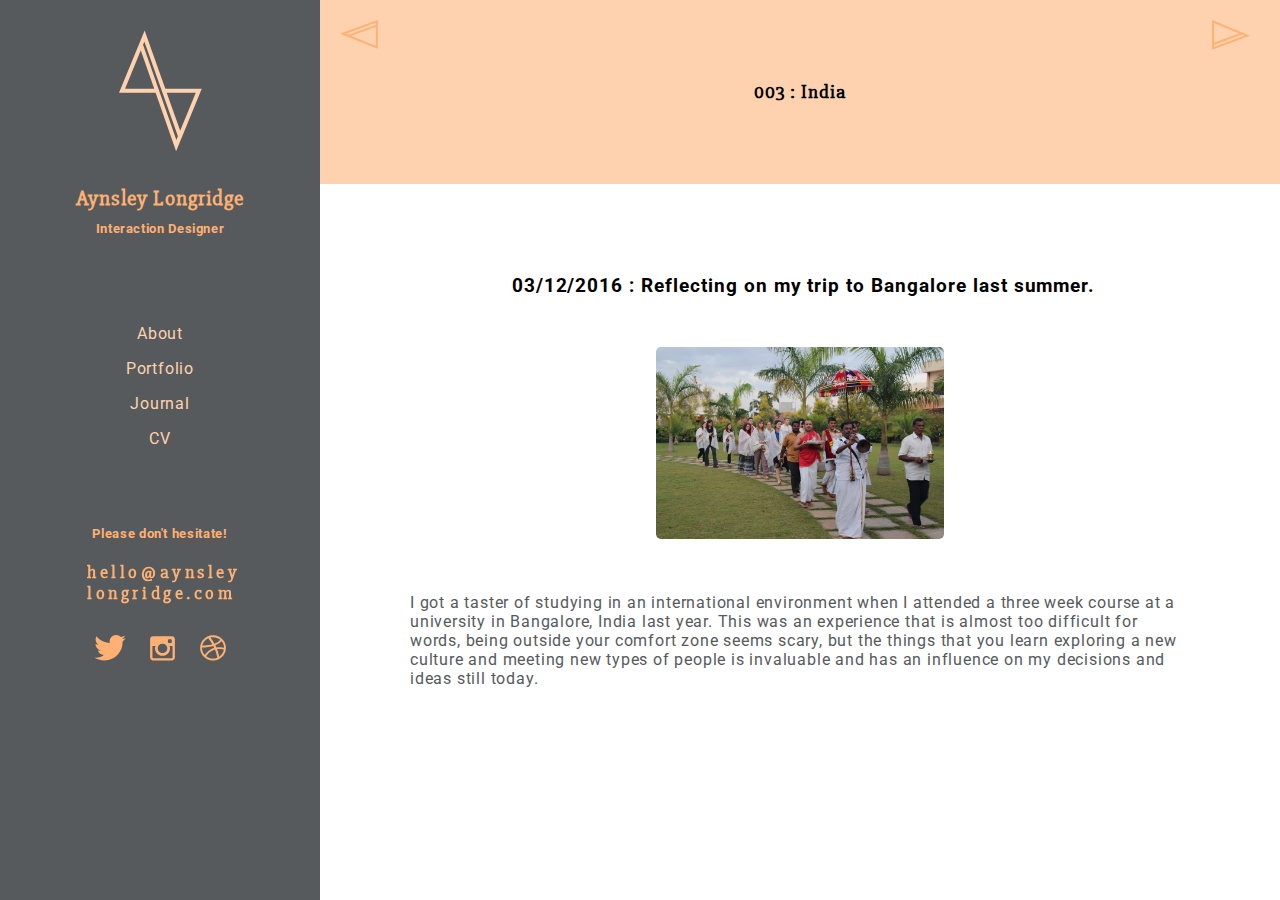
<file: post003.html>
<!DOCTYPE html>
<html>
<head>
<title>Aynsley Longridge</title>
<meta http-equiv="content-type" content="text/html; charset=utf-8" />
    <link rel="stylesheet" href="css/index.css"> 
    <meta charset="utf-8">
    <link rel="stylesheet" href="animate.css">
    <meta name="viewport" content="width=device-width, initial-scale=1.0">
    <link href="https://fonts.googleapis.com/css?family=Roboto|Slabo+27px" rel="stylesheet">

    
    </head>
    
<body>
    
  <div id="layout" class="pure-g">
    <div class="sidebar ">
        <center><img src="pictures/marque.svg" class="marque">
            <h1 class="brand-title animated fadeInDown">Aynsley Longridge</h1>
        <h4 class="animated fadeInDown">Interaction Designer</h4></center>
            

            
      <nav class="animated fadeIn"><center><div class="Navigation">
        
              
              <ul>
        <li><a href="index.html">About</a></li>
        <li><a href="portfolio.html">Portfolio</a></li>
        <li><a href="journal.html">Journal</a></li>
        <li><a href="cv.html">CV</a></li>
          </ul>
          </div>
          </center>
          </nav>
        
        <div class="contact animated fadeInUp">
            <center><h4>Please don't hesitate!</h4>
                <div class="line">
                <h5>hello@aynsley
                    <br>longridge.com</h5></div></center></div>
         <center> <div class="social animated fadeInUp">
		
<a href="https://twitter.com/aynsley25"><img src="pictures/Twitter.svg" alt="Follow me on Twitter" class="twitter" /></a>
<a href="https://www.instagram.com/ayns_123/"><img src="pictures/Instagram.svg" alt="Follow me on Instagram" class="instagram" /></a>
            <a href=""><img src="pictures/Dribbble.svg" alt="Follow me on Dribbble" class="dribble"/></a> 
       
        </center>
        </center></div>
    </div>
    

    <div class="content pure-u-1 pure-u-md-3-4">
        
        
        <div class="container">
            
            <a href="post002.html"><img class="BACK" src="pictures/BACK.svg" width="3%"></a>
            <a href="post004.html"><img class="FORWARD" src="pictures/FORWARD.svg" width="3%"></a>
            
            <center><h1>003 : India</h1></center>  </div>
        
        <center><h6>03/12/2016 : Reflecting on my trip to Bangalore last summer.</h6></center>
        
        
        
        <!-------------SKETCHES ------------------>
       
   <center> <img id="myImg" src="pictures/posts/indiapost.jpg" height="30%" width="30%"> 
       

<!-- The Modal -->
<div id="myModal" class="modal">

  <!-- The Close Button -->
  <span class="close" onclick="document.getElementById('myModal').style.display='none'">&times;</span>

  <!-- Modal Content (The Image) -->
  <img class="modal-content" id="img01">

  <!-- Modal Caption (Image Text) -->
  <div id="Initial Sketches"></div>
</div>
        
    <script>
        // Get the modal
var modal = document.getElementById('myModal');

// Get the image and insert it inside the modal - use its "alt" text as a caption
var img = document.getElementById('myImg');
var modalImg = document.getElementById("img01");
var captionText = document.getElementById("caption");
img.onclick = function(){
    modal.style.display = "block";
    modalImg.src = this.src;
    captionText.innerHTML = this.alt;
}

// Get the <span> element that closes the modal
var span = document.getElementsByClassName("close")[0];

// When the user clicks on <span> (x), close the modal
span.onclick = function() { 
  modal.style.display = "none";
}
      
        </script>
       
        </center>
        
       <p>I got a taster of studying in an international environment when I attended a three week course at a university in Bangalore, India last year. This was an experience that is almost too difficult for words, being outside your comfort zone seems scary, but the things that you learn exploring a new culture and meeting new types of people is invaluable and has an influence on my decisions and ideas still today. </p>
     

        
    </div>
      
    

    
</body>
   </html>
</file>
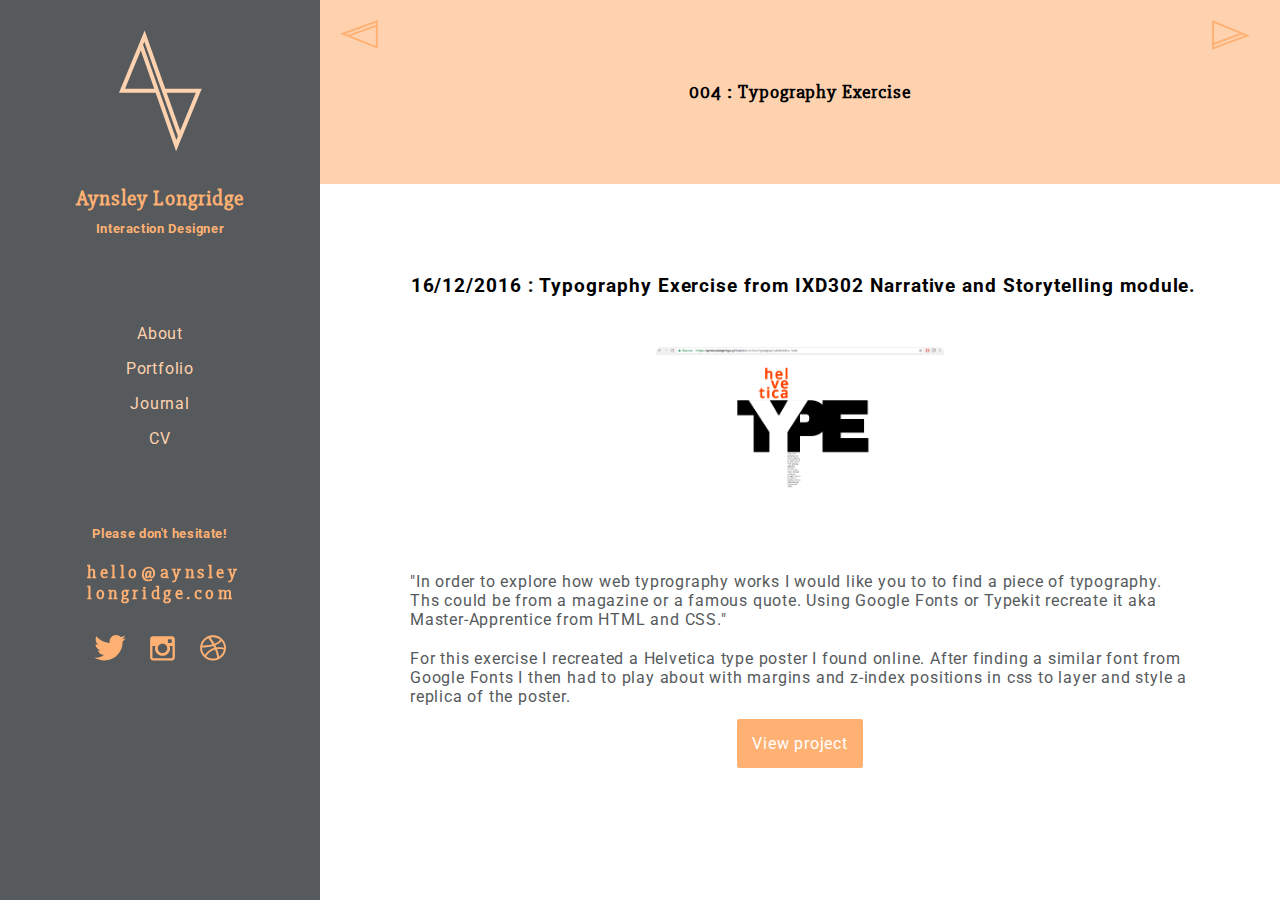
<file: post004.html>
<!DOCTYPE html>
<html>
<head>
<title>Aynsley Longridge</title>
<meta http-equiv="content-type" content="text/html; charset=utf-8" />
    <link rel="stylesheet" href="css/index.css"> 
    <meta charset="utf-8">
    <link rel="stylesheet" href="animate.css">
    <meta name="viewport" content="width=device-width, initial-scale=1.0">
    <link href="https://fonts.googleapis.com/css?family=Roboto|Slabo+27px" rel="stylesheet">

    
    </head>
    
<body>
   <div id="layout" class="pure-g">
    <div class="sidebar ">
        <center><img src="pictures/marque.svg" class="marque">
            <h1 class="brand-title animated fadeInDown">Aynsley Longridge</h1>
        <h4 class="animated fadeInDown">Interaction Designer</h4></center>
            

            
      <nav class="animated fadeIn"><center><div class="Navigation">
        
              
              <ul>
        <li><a href="index.html">About</a></li>
        <li><a href="portfolio.html">Portfolio</a></li>
        <li><a href="journal.html">Journal</a></li>
        <li><a href="cv.html">CV</a></li>
          </ul>
          </div>
          </center>
          </nav>
        
        <div class="contact animated fadeInUp">
            <center><h4>Please don't hesitate!</h4>
                <div class="line">
                <h5>hello@aynsley
                    <br>longridge.com</h5></div></center></div>
         <center> <div class="social animated fadeInUp">
		
<a href="https://twitter.com/aynsley25"><img src="pictures/Twitter.svg" alt="Follow me on Twitter" class="twitter" /></a>
<a href="https://www.instagram.com/ayns_123/"><img src="pictures/Instagram.svg" alt="Follow me on Instagram" class="instagram" /></a>
            <a href=""><img src="pictures/Dribbble.svg" alt="Follow me on Dribbble" class="dribble"/></a> 
       
        </center>
        </center></div>
    </div>
    

    <div class="content pure-u-1 pure-u-md-3-4">
        
        
        <div class="container">
            
            <a href="post003.html"><img class="BACK" src="pictures/BACK.svg" width="3%"></a>
            <a href="post001.html"><img class="FORWARD" src="pictures/FORWARD.svg" width="3%"></a>
            
            <center><h1>004 : Typography Exercise</h1></center>  </div>
        
        <center><h6>16/12/2016 : Typography Exercise from IXD302 Narrative and Storytelling module.</h6></center>
        
        
        
        <!-------------SKETCHES ------------------>
       
   <center> <img id="myImg" src="pictures/posts/type.png" height="30%" width="30%"> 
       

<!-- The Modal -->
<div id="myModal" class="modal">

  <!-- The Close Button -->
  <span class="close" onclick="document.getElementById('myModal').style.display='none'">&times;</span>

  <!-- Modal Content (The Image) -->
  <img class="modal-content" id="img01">

  <!-- Modal Caption (Image Text) -->
  <div id="Initial Sketches"></div>
</div>
        
    <script>
        // Get the modal
var modal = document.getElementById('myModal');

// Get the image and insert it inside the modal - use its "alt" text as a caption
var img = document.getElementById('myImg');
var modalImg = document.getElementById("img01");
var captionText = document.getElementById("caption");
img.onclick = function(){
    modal.style.display = "block";
    modalImg.src = this.src;
    captionText.innerHTML = this.alt;
}

// Get the <span> element that closes the modal
var span = document.getElementsByClassName("close")[0];

// When the user clicks on <span> (x), close the modal
span.onclick = function() { 
  modal.style.display = "none";
}
      
        </script>
       
        </center>
        
       <p>"In order to explore how web typrography works I would like you to to find a piece of typography. Ths could be from a magazine or a famous quote. Using Google Fonts or Typekit recreate it aka Master-Apprentice from HTML and CSS." </p>
     
        <p>For this exercise I recreated a Helvetica type poster I found online. After finding a similar font from Google Fonts I then had to play about with margins and z-index positions in css to layer and style a replica of the poster.</p>
        <br>
        <center><a class="button2" href="https://aynsleylongridge.github.io/sherlock/typography/helvetica.html" target="_blank">View project</a></center>
    </div>
      <br>
    <br>
    
   
</body>
   </html>
</file>
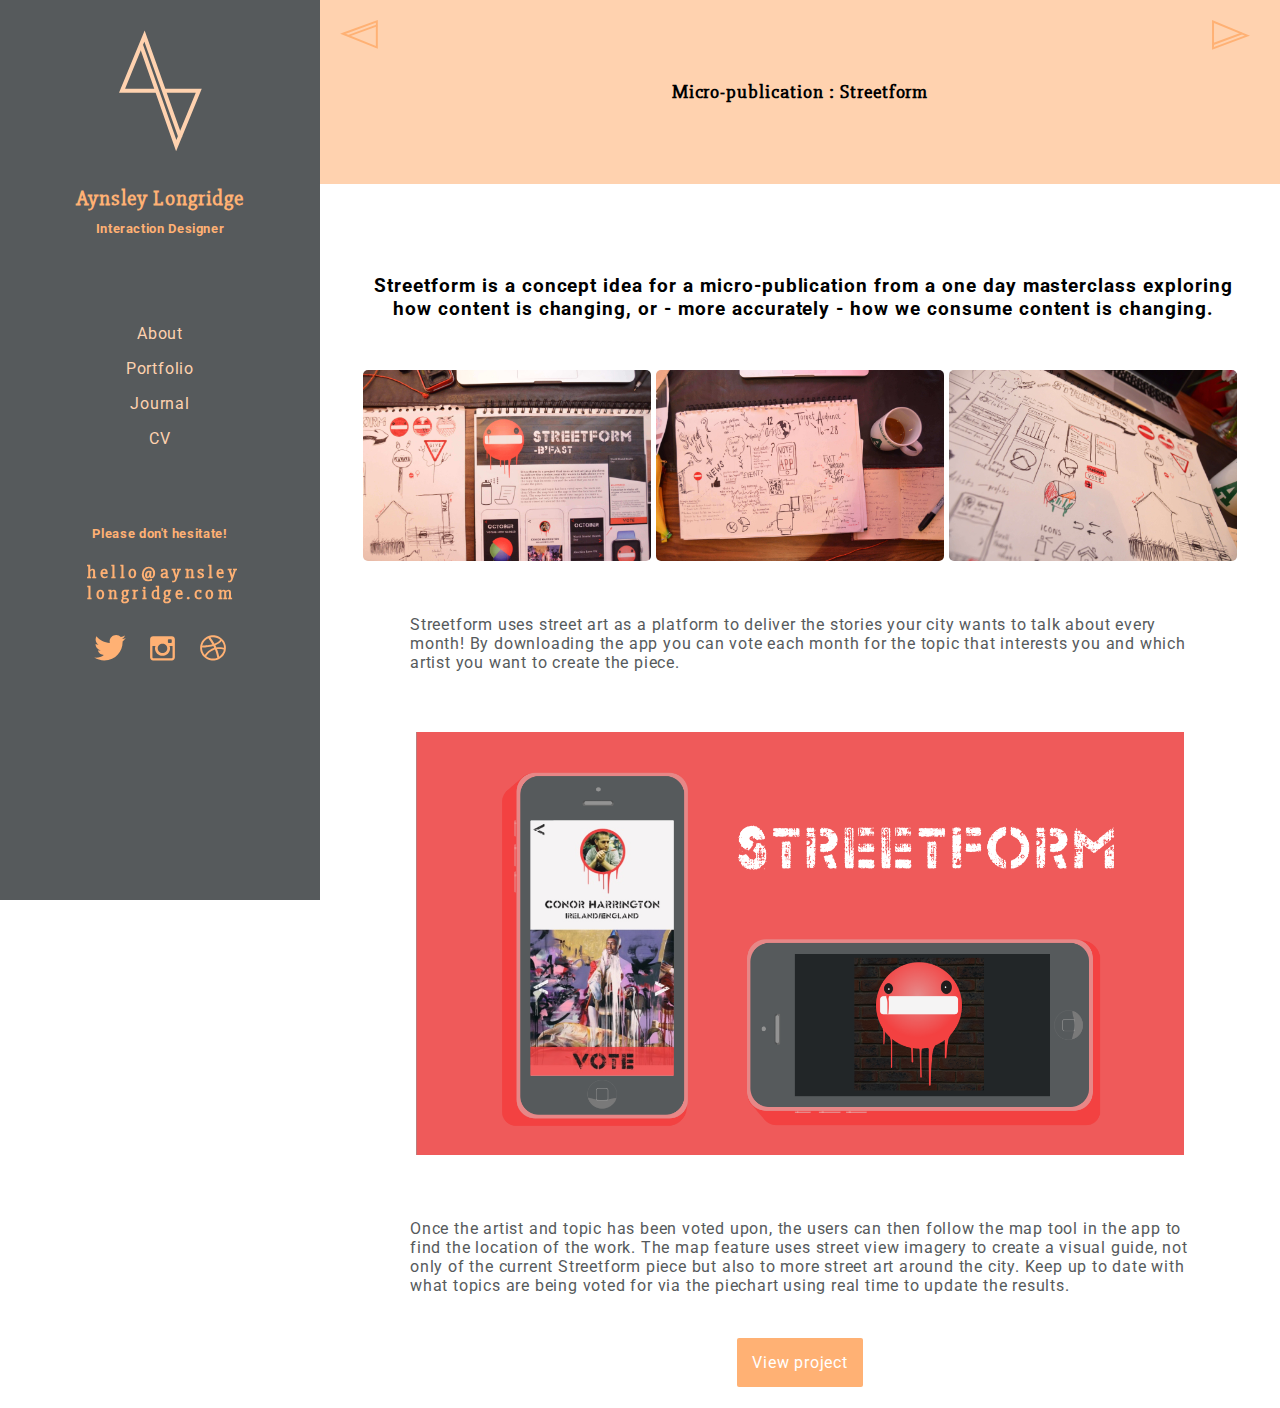
<file: streetform.html>
<!DOCTYPE html>
<html>
<head>
<title>Aynsley Longridge</title>
<meta http-equiv="content-type" content="text/html; charset=utf-8" />
    <link rel="stylesheet" href="css/index.css"> 
    <meta charset="utf-8">
    <link rel="stylesheet" href="animate.css">
    <meta name="viewport" content="width=device-width, initial-scale=1.0">
    <link href="https://fonts.googleapis.com/css?family=Roboto|Slabo+27px" rel="stylesheet">

    
    </head>
    
<body>
    
    <div id="layout" class="pure-g">
    <div class="sidebar ">
        <center><img src="pictures/marque.svg" class="marque">
            <h1 class="brand-title animated fadeInDown">Aynsley Longridge</h1>
        <h4 class="animated fadeInDown">Interaction Designer</h4></center>
            

            
      <nav class="animated fadeIn"><center><div class="Navigation">
        
              
              <ul>
        <li><a href="index.html">About</a></li>
        <li><a href="portfolio.html">Portfolio</a></li>
        <li><a href="journal.html">Journal</a></li>
        <li><a href="cv.html">CV</a></li>
          </ul>
          </div>
          </center>
          </nav>
        
        <div class="contact animated fadeInUp">
            <center><h4>Please don't hesitate!</h4>
                <div class="line">
                <h5>hello@aynsley
                    <br>longridge.com</h5></div></center></div>
         <center> <div class="social animated fadeInUp">
		
<a href="https://twitter.com/aynsley25"><img src="pictures/Twitter.svg" alt="Follow me on Twitter" class="twitter" /></a>
<a href="https://www.instagram.com/ayns_123/"><img src="pictures/Instagram.svg" alt="Follow me on Instagram" class="instagram" /></a>
            <a href=""><img src="pictures/Dribbble.svg" alt="Follow me on Dribbble" class="dribble"/></a> 
       
        </center>
        </center></div>
    </div>
    
    <div class="content pure-u-1 pure-u-md-3-4">
    
    
    <div class="container">
        
        <a href="takahe.html"><img class="BACK" src="pictures/BACK.svg" width="3%"></a>
        <a href="ishared.html"><img class="FORWARD" src="pictures/FORWARD.svg" width="3%"></a>
        
        <center><h1>Micro-publication : Streetform</h1></center>  </div>
    
        <center><h6>Streetform is a concept idea for a micro-publication from a one day masterclass exploring how content is changing, or - more accurately - how we consume content is changing. </h6></center>
        
<!-------------SKETCHES ------------------>
       
   <center> <img id="myImg" src="pictures/streetform/1.jpg" height="30%" width="30%"> 
       

<!-- The Modal -->
<div id="myModal" class="modal">

  <!-- The Close Button -->
  <span class="close" onclick="document.getElementById('myModal').style.display='none'">&times;</span>

  <!-- Modal Content (The Image) -->
  <img class="modal-content" id="img01">

  <!-- Modal Caption (Image Text) -->
  <div id="Initial Sketches"></div>
</div>
        
    <script>
        // Get the modal
var modal = document.getElementById('myModal');

// Get the image and insert it inside the modal - use its "alt" text as a caption
var img = document.getElementById('myImg');
var modalImg = document.getElementById("img01");
var captionText = document.getElementById("caption");
img.onclick = function(){
    modal.style.display = "block";
    modalImg.src = this.src;
    captionText.innerHTML = this.alt;
}

// Get the <span> element that closes the modal
var span = document.getElementsByClassName("close")[0];

// When the user clicks on <span> (x), close the modal
span.onclick = function() { 
  modal.style.display = "none";
}
      
        </script>
       
<img id="myImg" src="pictures/streetform/2.jpg" height="30%" width="30%">
       
       <!-- The Modal -->
<div id="myModal" class="modal">

  <!-- The Close Button -->
  <span class="close" onclick="document.getElementById('myModal').style.display='none'">&times;</span>

  <!-- Modal Content (The Image) -->
  <img class="modal-content" id="img02">

  <!-- Modal Caption (Image Text) -->
  <div id="Initial Sketches"></div>
</div>
       
       
       
     <img id="myImg" src="pictures/streetform/3.jpg" height="30%" width="30%">    
       
       <!-- The Modal -->
<div id="myModal" class="modal">

  <!-- The Close Button -->
  <span class="close" onclick="document.getElementById('myModal').style.display='none'">&times;</span>

  <!-- Modal Content (The Image) -->
  <img class="modal-content" id="img03">

  <!-- Modal Caption (Image Text) -->
  <div id="Initial Sketches"></div>
</div>
       

        </center>
    
      <p>Streetform uses street art as a platform to deliver the stories your city wants to talk about every month! By downloading the app you can vote each month for the topic that interests you and which artist you want to create the piece.</p>
        

        <center><img class="mockupred" src="pictures/streetform/concept.png" width="80%" height="100%"></center>
        
        
        <p class="ponce">Once the artist and topic has been voted upon, the users can then follow the map tool in the app to find the location of the work. The map feature uses street view imagery to create a visual guide, not only of the current Streetform piece but also to more street art around the city. Keep up to date with what topics are being voted for via the piechart using real time to update the results.</p>
    <br>
      <center><a class="button2" href="http://aynsleylongridge.tumblr.com/tagged/streetform" target="_blank">View project</a></center>
    
    
    
    <br>
        <br>  
    
    
    
     </div>
            </div>
      
     
</body>
   </html>
</file>
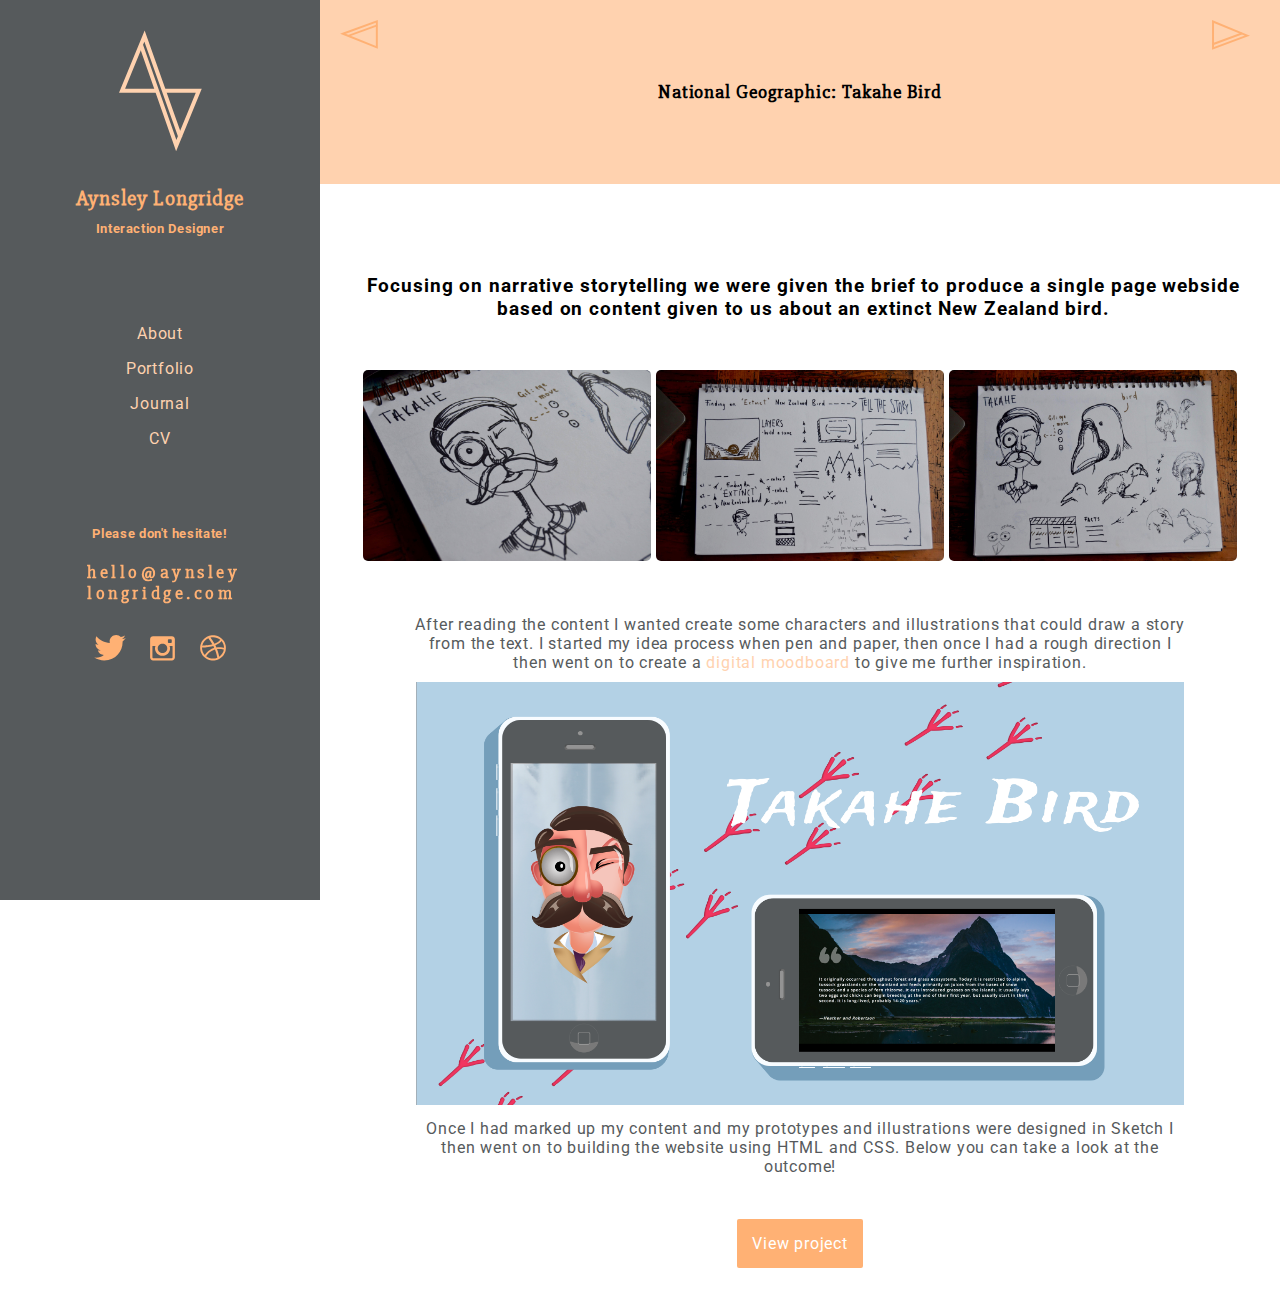
<file: takahe.html>
<!DOCTYPE html>
<html>
<head>
<title>Aynsley Longridge</title>
<meta http-equiv="content-type" content="text/html; charset=utf-8" />
    <link rel="stylesheet" href="css/index.css"> 
    <meta charset="utf-8">
    <link rel="stylesheet" href="animate.css">
    <meta name="viewport" content="width=device-width, initial-scale=1.0">
    <link href="https://fonts.googleapis.com/css?family=Roboto|Slabo+27px" rel="stylesheet">
 
    
    </head>
    
<body>
    
   <div id="layout" class="pure-g">
    <div class="sidebar ">
        <center><img src="pictures/marque.svg" class="marque">
            <h1 class="brand-title animated fadeInDown">Aynsley Longridge</h1>
        <h4 class="animated fadeInDown">Interaction Designer</h4></center>
            

            
      <nav class="animated fadeIn"><center><div class="Navigation">
        
              
              <ul>
        <li><a href="index.html">About</a></li>
        <li><a href="portfolio.html">Portfolio</a></li>
        <li><a href="journal.html">Journal</a></li>
        <li><a href="cv.html">CV</a></li>
          </ul>
          </div>
          </center>
          </nav>
        
        <div class="contact animated fadeInUp">
            <center><h4>Please don't hesitate!</h4>
                <div class="line">
                <h5>hello@aynsley
                    <br>longridge.com</h5></div></center></div>
         <center> <div class="social animated fadeInUp">
		
<a href="https://twitter.com/aynsley25"><img src="pictures/Twitter.svg" alt="Follow me on Twitter" class="twitter" /></a>
<a href="https://www.instagram.com/ayns_123/"><img src="pictures/Instagram.svg" alt="Follow me on Instagram" class="instagram" /></a>
            <a href=""><img src="pictures/Dribbble.svg" alt="Follow me on Dribbble" class="dribble"/></a> 
       
        </center>
        </center></div>
    </div>
    
   

    <div class="content pure-u-1 pure-u-md-3-4">
   
        
    <div class="container">
        <a href="elements.html"><img class="BACK" src="pictures/BACK.svg" width="3%"></a>
        <a href="streetform.html"><img class="FORWARD" src="pictures/FORWARD.svg" width="3%"></a>
        
        <center><h1>National Geographic: Takahe Bird</h1></center> 
        
        </div>
    
        <center><h6>Focusing on narrative storytelling we were given the brief to produce a single page webside based on content given to us about an extinct New Zealand bird.  </h6></center>
    
    
       <!-------------SKETCHES ------------------>
       
   <center> <img id="myImg" src="pictures/takahe/takahe1.jpg" height="30%" width="30%"> 
       

<!-- The Modal -->
<div id="myModal" class="modal">

  <!-- The Close Button -->
  <span class="close" onclick="document.getElementById('myModal').style.display='none'">&times;</span>

  <!-- Modal Content (The Image) -->
  <img class="modal-content" id="img01">

  <!-- Modal Caption (Image Text) -->
  <div id="Initial Sketches"></div>
</div>
        
    <script>
        // Get the modal
var modal = document.getElementById('myModal');

// Get the image and insert it inside the modal - use its "alt" text as a caption
var img = document.getElementById('myImg');
var modalImg = document.getElementById("img01");
var captionText = document.getElementById("caption");
img.onclick = function(){
    modal.style.display = "block";
    modalImg.src = this.src;
    captionText.innerHTML = this.alt;
}

// Get the <span> element that closes the modal
var span = document.getElementsByClassName("close")[0];

// When the user clicks on <span> (x), close the modal
span.onclick = function() { 
  modal.style.display = "none";
}
      
        </script>
       
<img id="myImg" src="pictures/takahe/takahe2.jpg" height="30%" width="30%"> 
       
       <!-- The Modal -->
<div id="myModal" class="modal">

  <!-- The Close Button -->
  <span class="close" onclick="document.getElementById('myModal').style.display='none'">&times;</span>

  <!-- Modal Content (The Image) -->
  <img class="modal-content" id="img02">

  <!-- Modal Caption (Image Text) -->
  <div id="Initial Sketches"></div>
</div>

       
       
     <img id="myImg" src="pictures/takahe/takahe3.jpg" height="30%" width="30%">    
       
       <!-- The Modal -->
<div id="myModal" class="modal">

  <!-- The Close Button -->
  <span class="close" onclick="document.getElementById('myModal').style.display='none'">&times;</span>

  <!-- Modal Content (The Image) -->
  <img class="modal-content" id="img03">

  <!-- Modal Caption (Image Text) -->
  <div id="Initial Sketches"></div>
</div>
    
    
    <p>After reading the content I wanted create some characters and illustrations that could draw a story from the text. I started my idea process when pen and paper, then once I had a rough direction I then went on to create a <a href="https://uk.pinterest.com/aynsley125/takahe-bird-project/" target="_blank">digital moodboard</a> to give me further inspiration.</p>
    
    
    
    <img src="pictures/takahe/concept.png" width="80%" height="100%">
    
    
       <p class="ponce">Once I had marked up my content and my prototypes and illustrations were designed in Sketch I then went on to building the website using HTML and CSS. Below you can take a look at the outcome!</p>
    
    
    <br>
      <center><a class="button2" href="https://aynsleylongridge.github.io/takahebird/index.html" target="_blank">View project</a></center>
    
    
    
    <br>
        <br>
    
    
    
    
    
     </div>
            </div>
      
    

</body>
   </html>
</file>
<file: css/index.css>
* {
    margin: 0;
    padding: 0;
    border: 0;
    letter-spacing: 0.05em;
    -webkit-box-sizing: border-box;
    -moz-box-sizing: border-box;
    box-sizing: border-box;

    
    /* for 480px or less */
@media screen and (max-width: 480px) {
    .sidebar {
        
    }
}
    
}

*, *:before, *:after {
  -webkit-box-sizing:  border-box;
  -moz-box-sizing:  border-box;
  box-sizing:  border-box;
  }


/*------------ Blog layout -----------*/

a {
    text-decoration: none;
    color: #FFD2AF;
}
a:hover,
a:focus {
    
}

h3 {
    font-weight: 100;
}

/* LAYOUT CSS */
.pure-img-responsive {
    max-width: 100%;
    height: auto;
}

#layout {
    padding: 0;
}

.header {
 
}

.sidebar {
    background: #565A5C;
    color: #FFB174;
     position: fixed;
     width: 25%;
    height: 100%;
}

.brand-title,
.brand-tagline {
    margin: 0;
    font-family: "Slabo 27px", sans-serif;
    font-size: 1.3em;
}
.brand-title {
    text-transform: none;
}
.brand-tagline {
    font-weight: 300;
    color: #FFD2AF;
}

.content-subhead {
    text-transform: uppercase;
    color: #aaa;
    border-bottom: 1px solid #eee;
    padding: 0.4em 0;
    font-size: 80%;
    font-weight: 500;
    letter-spacing: 0.1em;
}



.content { padding: 0px;
}



    
 .content {
    
        margin-left: 25%;
    } 
    
    }
    .header {
        margin: 80% 2em 0;
        text-align: right;
    }

    .sidebar {
        position: fixed;
        top: 0;
        bottom: 0;
    }








/*------------parralax------------*/

@media only screen and (max-device-width: 1024px) {
    .parallax {
        background-attachment: scroll;
    }
}


/*------------------ sidebar- -----------------*/

.marque {
    position: relative;
    height: 50%;
   margin-top: 30px;
    margin-bottom: 30px;
}

  .Navigation {
          /* To limit the menu width to the content of the menu: */
          display: inline-block;
          /* Or set the width explicitly: */
          /* width: 10em; */
      }
ul {
    list-style-type: none;
    margin: 0;
    padding: 0;
    background-color: #565a5c;
    margin-top: 60px;
    font-family: 'Roboto', sans-serif;
}

li a {
    display: block;
    padding: 8px 16px;
    text-decoration: none;
}

/* Change the link color on hover */
li a:hover {
    color: #FFB174;
}


.contact {
    color: #FFB174;
    position: relative;
    top: 60px;
}

h4 {
    font-family: 'Roboto', sans-serif;
    margin-top: 10px;
    margin-bottom: 20px;
    font-size: 0.8em;

}

h5 {
    position: relative;
    font-family: "Slabo 27px", sans-serif;
    border: 0px solid;
    font-size: 1.1em;
    padding:1px;
    letter-spacing: 0.2em;
    text-align:justify;
    left: 27%;
    
}

p {
   padding-left: 40px;
    padding-right: 40px;
    padding-top: 10px;
    padding-bottom: 10px;

}


/*-------------BUTTON--------------*/

.button {
    
    font-family: 'Roboto', sans-serif;
    margin-top: 30px;
    color: #565a5c;
    background-color: #FFB174;
    border-radius: 2px;
    padding: 10px;
    -webkit-transition-duration: 0.4s; /* Safari */
    transition-duration: 0.4s;
}

.button:hover {
    
    font-family: 'Roboto', sans-serif;
    border-radius: 2px;
    background-color: #FFD2AF;
    color: #565a5c;
}


.button2 {
    
    font-family: 'Roboto', sans-serif;
    margin-top: 100px;
    color: white;
    background-color: #FFB174;
    border-radius: 2px;
    padding: 15px;
    -webkit-transition-duration: 0.4s; /* Safari */
    transition-duration: 0.4s;
}

.button2:hover {
    
    font-family: 'Roboto', sans-serif;
    border-radius: 2px;
    background-color: #FFD2AF;
    color: white;
}


/
/*----------------------MAIN --------*/

@media only screen and (max-device-width: 1024px) {
    .parallax {
        background-attachment: scroll;
    }
}


h1 {
    font-family: "Slabo 27px", sans-serif;
    font-size: 1.2em;
    

}


h2 {
    font-family: "Slabo 27px", sans-serif;
    font-size: 4em;
    padding-top: 60px;
    color: #FFD2AF;
    
}

h3 {
    font-family: 'Roboto', sans-serif;
    margin-left: 90px;
    margin-right: 70px;
    margin-top: 20px;
    margin-bottom: 20px;
    color: #565a5c;
    
}


p {
    font-family: 'Roboto', sans-serif;
    margin-left: 50px;
    margin-right: 50px;
    color: #565a5c;
}

h6 { font-family: 'Roboto', sans-serif;
     font-size: 1.2em;
     margin-left: 40px;
    margin-right: 33px;
    margin-bottom: 50px;
    
}

hr{
    color: #FFB174;
    background-color: #FFB174;
    width: 100%;
    height: 30%;
    
}



.me {
   position: relative;
    width: 26%;
    height: 26%;
    margin-right: 60px;
    margin-left: 570px;
    margin-bottom: 20px;
}

.introme {
   
    margin-right: 330px;
    margin-left: 55px;
    margin-top: -420px;
    margin-bottom: 43px;
}

/*------------------back/forward buttons----*/

.BACK {
    position: absolute;
    z-index: 1;
    left: 340px;
    top: 20px;

}

.FORWARD {
    position: absolute;
    z-index: 1;
    right: 30px;
    top: 20px;

}

/*--------------------portfolio----------*/

.parallax {
    padding-top: 100px;
}

.parallax2 {
    padding-top: 100px;
}

.parallax3 {
    padding-top: 100px;
}

.parallax4 {
    padding-top: 100px;
}


/*------------------mock ups-----------------*/

.mockupred {
    margin-top: 50px;
    margin-bottom: 50px;
   
}
/*-------------------------------------------------iShared page---------------------------------*/

.container {
    background-color: #FFD2AF;
    padding-top: 80px;
    padding-bottom: 80px;
    margin-bottom: 90px;
    padding-right: -90px;
}

.container1 {
    background-color: #FFD2AF;
    padding-top: 80px;
    padding-bottom: 80px;
    padding-right: -90px;

}


.isharedback {
    
    margin-top: 80px;
    margin-bottom: 30px;
}

.youtube {
    position: absolute;
    z-index: 2;
    left: 520px;
    top: 900px;
}

.ponce {
    margin-bottom: 30px;
}

/*------------------------CV COLUMS-----------------------*/


.cv1 {
   
    width: 35%;
    padding-left: 20px;
    margin-top: 110px;
    margin-left: 70px;
    margin-bottom: 40px;
}

.cv2 {
    
    width:60%;
    float: right;
    margin-top: -934px;
    padding-left: 50px;
    padding-right: 60px;
    
}

h7 {
    font-family: "Slabo 27px", sans-serif;
    color: #FFB174;
    font-size: 1.5em;
    margin-left: 0px;
    margin-right: 50px;
    margin-bottom: 60px;
    
}

.PS {
    margin-left: 90px;
}

h8 {
    font-family: "Slabo 27px", sans-serif;
    font-size: 1.1em;
    margin-left: 0px;
    margin-right: 20px;
    
}

.pcv {
    margin: 0;
    padding: 0;
    padding-bottom: 30px;
    font-size: 0.85em;
}




.basicBox {
  width: 130px;
  height: 65px;
  margin: 15px auto;
  color: #565A5C;
  font-family: "Roboto", serif;
 padding-left: 10px;
    padding-right: 10px;
  font-size: 1.em;
  line-height: 65px;
  text-align: center;
  position: relative;
    float: left;
    margin-right: 5px;
  
}

svg {
  position: absolute;
  top: 0;
  left: 0;
}
svg rect, svg path, svg polyline {
  fill: none;
  stroke: #FFB174;
  stroke-width: 1;
}

.basicBox:hover svg rect, .swiggleBox:hover svg path, .checkBox:hover svg polyline {
  stroke: #FFB174;
}

/* Basic Box */
svg rect {
  stroke-dasharray: 400, 0;
  -webkit-transition: all 0.8s ease-in-out;
  -moz-transition: all 0.8s ease-in-out;
  -ms-transition: all 0.8s ease-in-out;
  -o-transition: all 0.8s ease-in-out;
}
.basicBox:hover svg rect {
  stroke-width: 3;
  stroke-dasharray: 35, 245;
  stroke-dashoffset: 38;
  -webkit-transition: all 0.8s ease-in-out;
  -moz-transition: all 0.8s ease-in-out;
  -ms-transition: all 0.8s ease-in-out;
  -o-transition: all 0.8s ease-in-out;
}

.s0 {
    margin-left: 90px;
}

.s1 {
    
}


/*---------------MODAL------------------*/

/* Style the Image Used to Trigger the Modal */
#myImg {
    border-radius: 5px;
    cursor: pointer;
    transition: 0.3s;
    margin-bottom: 40px;
}

#myImg:hover {opacity: 0.7;}

/* The Modal (background) */
.modal {
    display: none; /* Hidden by default */
    position: fixed; /* Stay in place */
    z-index: 1; /* Sit on top */
    padding-top: 100px; /* Location of the box */
    left: 0;
    top: 0;
    width: 100%; /* Full width */
    height: 100%; /* Full height */
    overflow: auto; /* Enable scroll if needed */
    background-color: rgb(0,0,0); /* Fallback color */
    background-color: rgba(0,0,0,0.9); /* Black w/ opacity */
}

/* Modal Content (Image) */
.modal-content {
    margin: auto;
    display: block;
    width: 80%;
    max-width: 700px;
}

/* Caption of Modal Image (Image Text) - Same Width as the Image */
#caption {
    margin: auto;
    display: block;
    width: 80%;
    max-width: 700px;
    text-align: center;
    color: #ccc;
    padding: 10px 0;
    height: 150px;
}

/* Add Animation - Zoom in the Modal */
.modal-content, #caption { 
    -webkit-animation-name: zoom;
    -webkit-animation-duration: 0.6s;
    animation-name: zoom;
    animation-duration: 0.6s;
}

@-webkit-keyframes zoom {
    from {-webkit-transform:scale(0)} 
    to {-webkit-transform:scale(1)}
}

@keyframes zoom {
    from {transform:scale(0)} 
    to {transform:scale(1)}
}

/* The Close Button */
.close {
    position: absolute;
    top: 15px;
    right: 35px;
    color: #f1f1f1;
    font-size: 40px;
    font-weight: bold;
    transition: 0.3s;
}

.close:hover,
.close:focus {
    color: #bbb;
    text-decoration: none;
    cursor: pointer;
}

/* 100% Image Width on Smaller Screens */
@media only screen and (max-width: 700px){
    .modal-content {
        width: 100%;
    }
}

/*----------------------------footer------------*/



.social {
    position: relative;
    top: 90px;
    margin-bottom: 30px;

}


.twitter {
    position: relative;
    height: 16%;
    width: 16%;
    padding-right: 20px;
    
}

.twitter:hover {
    padding-right: 20px;
    height: 40%
}

.instagram{
    position: relative;
    height: 9%;
    width: 14%;
    padding-right: 20px;
}

.instagram:hover {
    padding-right: 20px;
    height: 20%
}

.dribble {
    position: relative;
    height: 4%;
    width: 8%;
}

.dribble:hover {
    height: 5%
}

/*----------------media queries----*/

/* for 480px or less */
@media screen and (max-width: 480px) {
    
    
     
    /*-------------about-----*/
    
    h2 {
    margin-top: 230px;
    font-size: 3em;
    
}
    h3 {
    font-family: 'Roboto', sans-serif;
    margin-left: 20px;
    margin-right: 20px;
    font-size: 1.05em;
    
}
    
    .introme {
   
    margin-right: 0px;
    margin-top: 0px;
    margin-bottom: 0px;
}
    
p {
    font-family: 'Roboto', sans-serif;
    margin-left: 5px;
    margin-right: 5px;
    color: #565a5c;
}
    
    
    
    .me {
        visibility: hidden;
}

.introme {
   
    margin-right: 0px;
    margin-top: -210px;
    margin-bottom: 43px;
}
    
    .social {
    margin-left: 0px;

}
}

/* Smartphones (portrait and landscape) ----------- */
@media only screen
and (min-device-width : 320px)
and (max-device-width : 480px) {
/* STYLES GO HERE */
    
    /*-------------about-----*/
    
    h2 {
    margin-top: 230px;
    font-size: 3em;
    
}
    h3 {
    font-family: 'Roboto', sans-serif;
    margin-left: 20px;
    margin-right: 20px;
    font-size: 1.05em;
    
}
    
    .introme {
   
    margin-right: 0px;
    margin-top: 0px;
    margin-bottom: 0px;
}
    
p {
    font-family: 'Roboto', sans-serif;
    margin-left: 5px;
    margin-right: 5px;
    color: #565a5c;
}

.me {
        visibility: hidden;
}

.introme {
    margin-right: 0px;
    margin-top: -210px;
    margin-bottom: 43px;
}
    
    .social {
    margin-left: 0px;
}
}

/* Smartphones (landscape) ----------- */
@media only screen
and (min-width : 321px) {
/* STYLES GO HERE */
}

/* Smartphones (portrait) ----------- */
@media only screen
and (max-width : 320px) {
/* STYLES GO HERE */
}

/* iPads (portrait and landscape) ----------- */
@media only screen
and (min-device-width : 768px)
and (max-device-width : 1024px) {
/* STYLES GO HERE */
}

/* iPads (landscape) ----------- */
@media only screen
and (min-device-width : 768px)
and (max-device-width : 1024px)
and (orientation : landscape) {
/* STYLES GO HERE */
}

/* iPads (portrait) ----------- */
@media only screen
and (min-device-width : 768px)
and (max-device-width : 1024px)
and (orientation : portrait) {
/* STYLES GO HERE */
}

/* Desktops and laptops ----------- */
@media only screen
and (min-width : 1224px) {
/* STYLES GO HERE */
    .sidebar {
     
    }
}

/* Large screens ----------- */
@media only screen
and (min-width : 1824px) {
/* STYLES GO HERE */
    .me {
   position: relative;
    width: 25%;
    height: 25%;
    margin-right: 60px;
    margin-left: 870px;
        margin-top: 100px;
    margin-bottom: 30px;
}
    
    .introme {
     margin-right: 600px;
    margin-top: -640px;
    margin-bottom: 157px;
}
    p {
        font-size: 1.4em;
    }
    footer{
       
        bottom: 0;
        margin-bottom: 0;
    }
}

/* iPhone 5 (portrait & landscape)----------- */
@media only screen
and (min-device-width : 320px)
and (max-device-width : 568px) {
/* STYLES GO HERE */
}

/* iPhone 5 (landscape)----------- */
@media only screen
and (min-device-width : 320px)
and (max-device-width : 568px)
and (orientation : landscape) {
/* STYLES GO HERE */
}

/* iPhone 5 (portrait)----------- */
@media only screen
and (min-device-width : 320px)
and (max-device-width : 568px)
and (orientation : portrait) {
/* STYLES GO HERE */
}
</file>
